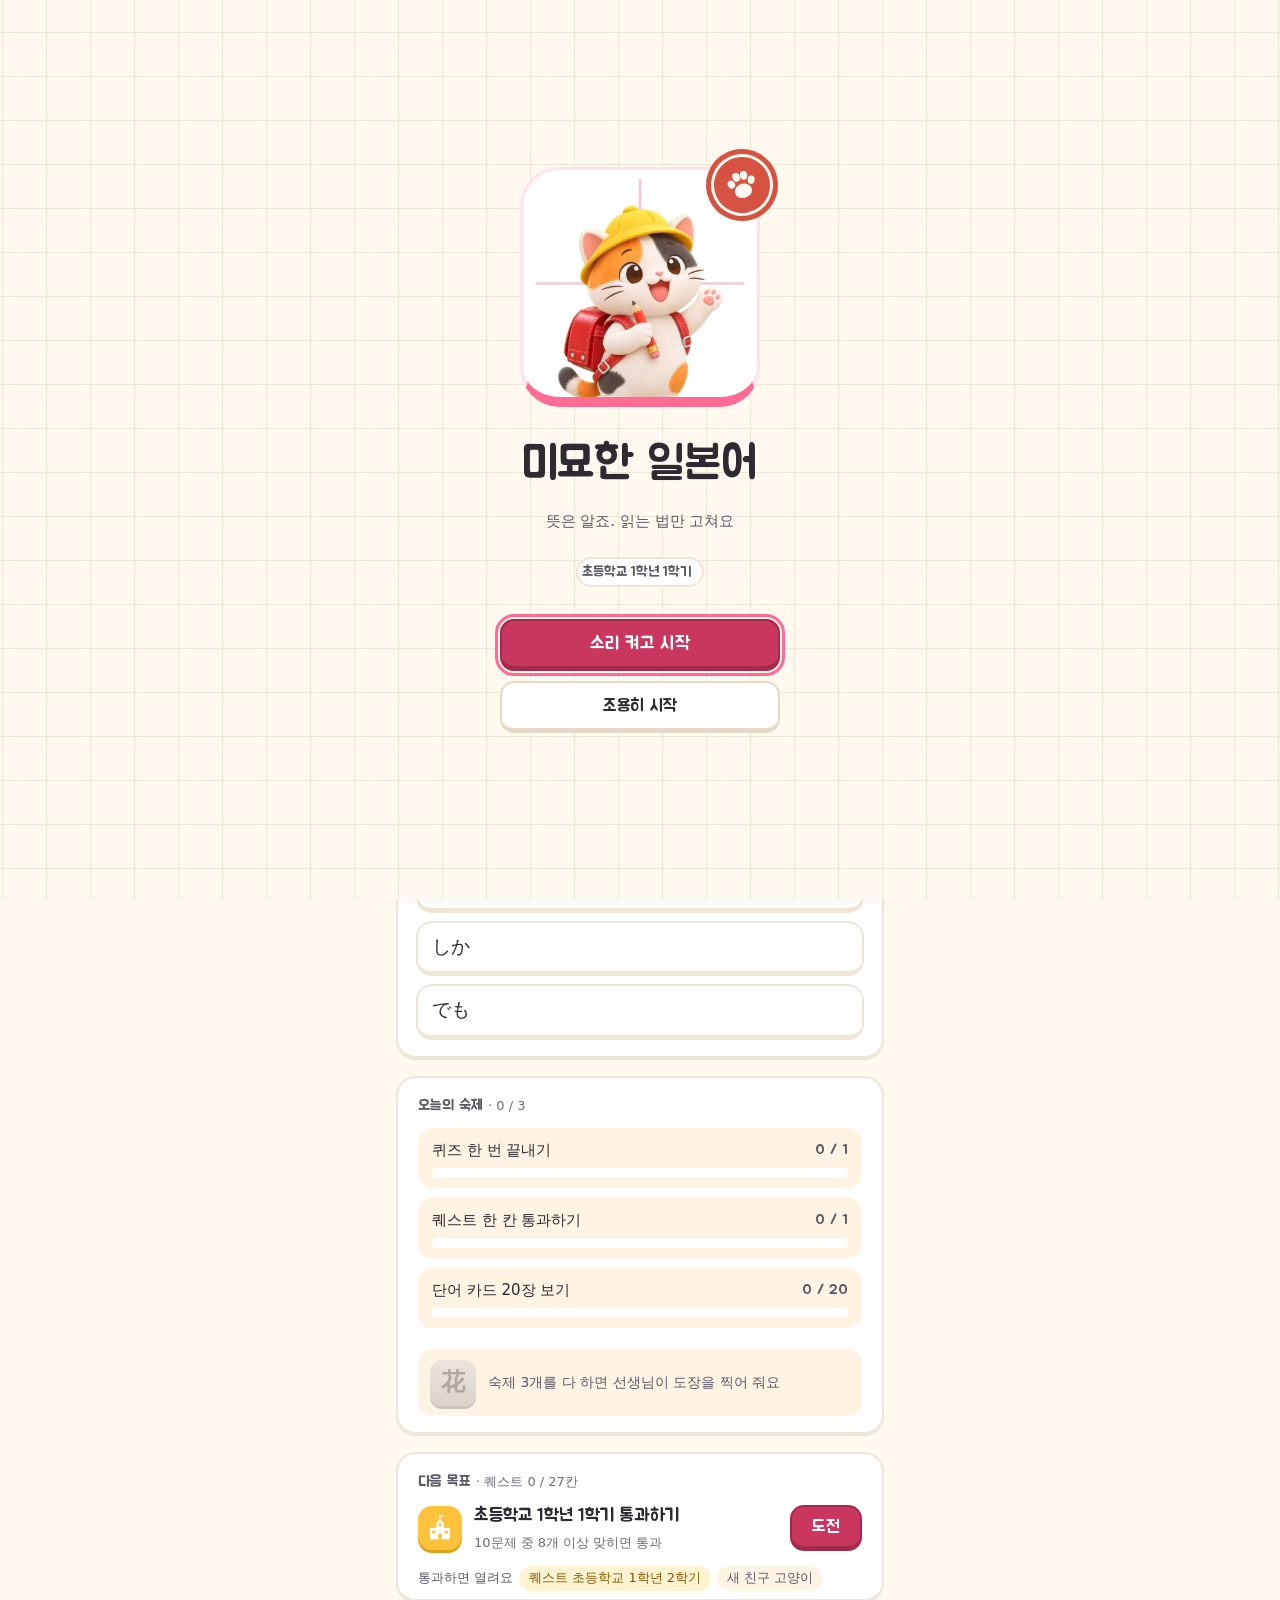
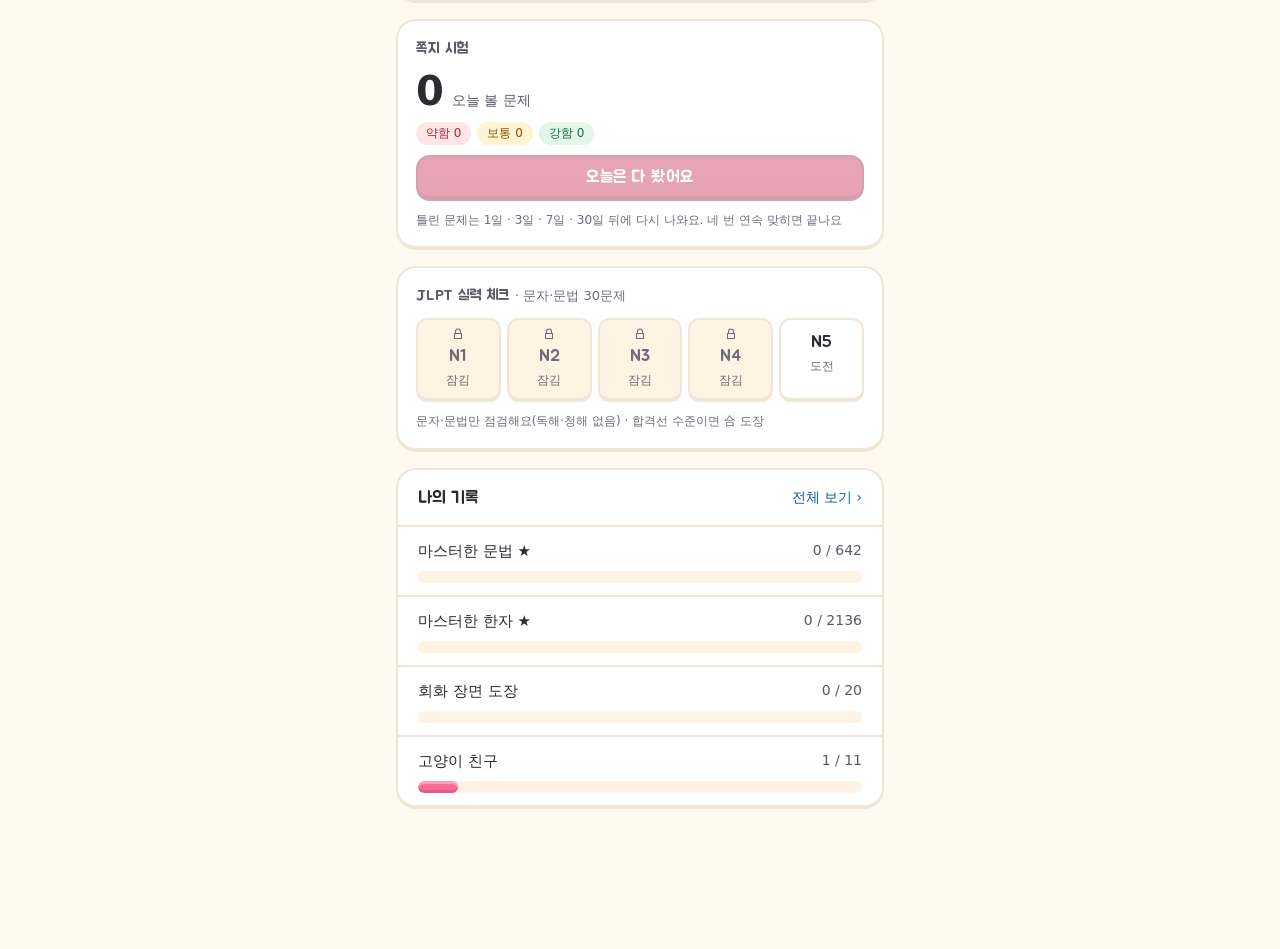
<file: index.html>
<!doctype html>
<html lang="ko">
<head>
<meta charset="utf-8">
<meta name="viewport" content="width=device-width, initial-scale=1, viewport-fit=cover">
<title>미묘한 일본어</title>
<meta name="robots" content="noindex, nofollow">
<link rel="manifest" href="manifest.webmanifest">
<link rel="apple-touch-icon" href="icons/icon-180.png">
<meta name="apple-mobile-web-app-capable" content="yes">
<meta name="mobile-web-app-capable" content="yes">
<meta name="apple-mobile-web-app-title" content="미묘">
<meta name="apple-mobile-web-app-status-bar-style" content="default">
<meta name="theme-color" content="#ffffff">
<link rel="stylesheet" href="fonts/jua.css">
<link rel="stylesheet" href="style.css">
</head>
<body>
<header class="top">
  <button class="brand" data-go="home"><span class="mark paw" aria-hidden="true"><svg viewBox="0 0 24 24"><ellipse cx="12" cy="15.6" rx="5.2" ry="4.3"/><ellipse cx="5.9" cy="10.2" rx="2.1" ry="2.5" transform="rotate(-18 5.9 10.2)"/><ellipse cx="9.7" cy="6.6" rx="2.2" ry="2.7" transform="rotate(-6 9.7 6.6)"/><ellipse cx="14.3" cy="6.6" rx="2.2" ry="2.7" transform="rotate(6 14.3 6.6)"/><ellipse cx="18.1" cy="10.2" rx="2.1" ry="2.5" transform="rotate(18 18.1 10.2)"/></svg></span>미묘한 일본어</button>
  <div class="topright"><span class="xpbadge" id="xp"></span><button class="mebtn" data-go="me" aria-label="내 정보 · 설정"><svg class="icon" viewBox="0 0 24 24" aria-hidden="true"><path d="M12 12a4 4 0 1 0 0-8 4 4 0 0 0 0 8Z M4 21c1.2-4 4.3-6 8-6s6.8 2 8 6"/></svg></button></div>
</header>
<main id="app"></main>
<nav class="tabbar" aria-label="메뉴">
  <button data-go="home"><svg class="icon" viewBox="0 0 24 24" aria-hidden="true"><path d="M3 11.5 12 4l9 7.5 M5.5 9.5V20h13V9.5 M10 20v-5h4v5"/></svg><span>홈</span></button>
  <button data-go="quiz"><svg class="icon" viewBox="0 0 24 24" aria-hidden="true"><path d="M5 21V4 M5 4h11l-2 4 2 4H5"/></svg><span>퀘스트</span></button>
  <button data-go="cards"><svg class="icon" viewBox="0 0 24 24" aria-hidden="true"><path d="M4 5.5A1.5 1.5 0 0 1 5.5 4H11v16H5.5A1.5 1.5 0 0 1 4 18.5z M13 4h5.5A1.5 1.5 0 0 1 20 5.5v13a1.5 1.5 0 0 1-1.5 1.5H13z"/></svg><span>단어·한자</span></button>
  <button data-go="grammar"><svg class="icon" viewBox="0 0 24 24" aria-hidden="true"><path d="M8 6h12 M8 12h12 M8 18h12 M4 6h.01 M4 12h.01 M4 18h.01"/></svg><span>문법</span></button>
  <button data-go="talk"><svg class="icon" viewBox="0 0 24 24" aria-hidden="true"><path d="M20 12a7 7 0 0 1-10.4 6.1L4 20l1.6-4.7A7 7 0 1 1 20 12Z"/></svg><span>회화</span></button>
</nav>

<script src="data/words.js"></script>
<script src="data/adjectives.js"></script>
<script src="data/nouns.js"></script>
<script src="data/kanji.js"></script>
<script src="data/highkanji.js"></script>
<script src="data/grammar.js"></script>
<script src="data/grammarq.js"></script>
<script src="data/talk.js"></script>
<script src="data/ono.js"></script>
<script src="data/talkq.js"></script>
<script src="data/numbers.js"></script>
<script src="conjugate.js"></script>
<script src="quiz.js"></script>
<script src="level.js"></script>
<script src="app.js"></script>
</body>
</html>
</file>
<file: fonts/jua.css>
@font-face {
  font-family: 'Jua';
  font-style: normal;
  font-weight: 400;
  font-display: block;
  src: url(jua/2.woff2) format('woff2');
  unicode-range: U+d723-d728, U+d72a-d733, U+d735-d748, U+d74a-d74f, U+d752-d753, U+d755-d757, U+d75a-d75f, U+d762-d764, U+d766-d768, U+d76a-d76b, U+d76d-d76f, U+d771-d787, U+d789-d78b, U+d78d-d78f, U+d791-d797, U+d79a, U+d79c, U+d79e-d7a3, U+f900-f909, U+f90b-f92e;
}
@font-face {
  font-family: 'Jua';
  font-style: normal;
  font-weight: 400;
  font-display: block;
  src: url(jua/3.woff2) format('woff2');
  unicode-range: U+d679-d68b, U+d68e-d69e, U+d6a0, U+d6a2-d6a7, U+d6a9-d6c3, U+d6c6-d6c7, U+d6c9-d6cb, U+d6cd-d6d3, U+d6d5-d6d6, U+d6d8-d6e3, U+d6e5-d6e7, U+d6e9-d6fb, U+d6fd-d717, U+d719-d71f, U+d721-d722;
}
@font-face {
  font-family: 'Jua';
  font-style: normal;
  font-weight: 400;
  font-display: block;
  src: url(jua/4.woff2) format('woff2');
  unicode-range: U+d5bc-d5c7, U+d5ca-d5cb, U+d5cd-d5cf, U+d5d1-d5d7, U+d5d9-d5da, U+d5dc, U+d5de-d5e3, U+d5e6-d5e7, U+d5e9-d5eb, U+d5ed-d5f6, U+d5f8, U+d5fa-d5ff, U+d602-d603, U+d605-d607, U+d609-d60f, U+d612-d613, U+d616-d61b, U+d61d-d637, U+d63a-d63b, U+d63d-d63f, U+d641-d647, U+d64a-d64c, U+d64e-d653, U+d656-d657, U+d659-d65b, U+d65d-d666, U+d668, U+d66a-d678;
}
@font-face {
  font-family: 'Jua';
  font-style: normal;
  font-weight: 400;
  font-display: block;
  src: url(jua/5.woff2) format('woff2');
  unicode-range: U+d507, U+d509-d50b, U+d50d-d513, U+d515-d53b, U+d53e-d53f, U+d541-d543, U+d545-d54c, U+d54e, U+d550, U+d552-d557, U+d55a-d55b, U+d55d-d55f, U+d561-d564, U+d566-d567, U+d56a, U+d56c, U+d56e-d573, U+d576-d577, U+d579-d583, U+d585-d586, U+d58a-d5a4, U+d5a6-d5bb;
}
@font-face {
  font-family: 'Jua';
  font-style: normal;
  font-weight: 400;
  font-display: block;
  src: url(jua/6.woff2) format('woff2');
  unicode-range: U+d464-d477, U+d47a-d47b, U+d47d-d47f, U+d481-d487, U+d489-d48a, U+d48c, U+d48e-d4e7, U+d4e9-d503, U+d505-d506;
}
@font-face {
  font-family: 'Jua';
  font-style: normal;
  font-weight: 400;
  font-display: block;
  src: url(jua/7.woff2) format('woff2');
  unicode-range: U+d3bf-d3c7, U+d3ca-d3cf, U+d3d1-d3eb, U+d3ee-d3ef, U+d3f1-d3f3, U+d3f5-d3fb, U+d3fd-d400, U+d402-d45b, U+d45d-d463;
}
@font-face {
  font-family: 'Jua';
  font-style: normal;
  font-weight: 400;
  font-display: block;
  src: url(jua/8.woff2) format('woff2');
  unicode-range: U+d2ff, U+d302-d304, U+d306-d30b, U+d30f, U+d311-d313, U+d315-d31b, U+d31e, U+d322-d324, U+d326-d327, U+d32a-d32b, U+d32d-d32f, U+d331-d337, U+d339-d33c, U+d33e-d37b, U+d37e-d37f, U+d381-d383, U+d385-d38b, U+d38e-d390, U+d392-d397, U+d39a-d39b, U+d39d-d39f, U+d3a1-d3a7, U+d3a9-d3aa, U+d3ac, U+d3ae-d3b3, U+d3b5-d3b7, U+d3b9-d3bb, U+d3bd-d3be;
}
@font-face {
  font-family: 'Jua';
  font-style: normal;
  font-weight: 400;
  font-display: block;
  src: url(jua/9.woff2) format('woff2');
  unicode-range: U+d257-d27f, U+d281-d29b, U+d29d-d29f, U+d2a1-d2ab, U+d2ad-d2b7, U+d2ba-d2bb, U+d2bd-d2bf, U+d2c1-d2c7, U+d2c9-d2ef, U+d2f2-d2f3, U+d2f5-d2f7, U+d2f9-d2fe;
}
@font-face {
  font-family: 'Jua';
  font-style: normal;
  font-weight: 400;
  font-display: block;
  src: url(jua/10.woff2) format('woff2');
  unicode-range: U+d1b4, U+d1b6-d1f3, U+d1f5-d22b, U+d22e-d22f, U+d231-d233, U+d235-d23b, U+d23d-d240, U+d242-d256;
}
@font-face {
  font-family: 'Jua';
  font-style: normal;
  font-weight: 400;
  font-display: block;
  src: url(jua/11.woff2) format('woff2');
  unicode-range: U+d105-d12f, U+d132-d133, U+d135-d137, U+d139-d13f, U+d141-d142, U+d144, U+d146-d14b, U+d14e-d14f, U+d151-d153, U+d155-d15b, U+d15e-d187, U+d189-d19f, U+d1a2-d1a3, U+d1a5-d1a7, U+d1a9-d1af, U+d1b2-d1b3;
}
@font-face {
  font-family: 'Jua';
  font-style: normal;
  font-weight: 400;
  font-display: block;
  src: url(jua/12.woff2) format('woff2');
  unicode-range: U+d04b-d04f, U+d051-d057, U+d059-d06b, U+d06d-d06f, U+d071-d073, U+d075-d07b, U+d07e-d0a3, U+d0a6-d0a7, U+d0a9-d0ab, U+d0ad-d0b3, U+d0b6, U+d0b8, U+d0ba-d0bf, U+d0c2-d0c3, U+d0c5-d0c7, U+d0c9-d0cf, U+d0d2, U+d0d6-d0db, U+d0de-d0df, U+d0e1-d0e3, U+d0e5-d0eb, U+d0ee-d0f0, U+d0f2-d104;
}
@font-face {
  font-family: 'Jua';
  font-style: normal;
  font-weight: 400;
  font-display: block;
  src: url(jua/13.woff2) format('woff2');
  unicode-range: U+cfa2-cfc3, U+cfc5-cfdf, U+cfe2-cfe3, U+cfe5-cfe7, U+cfe9-cff4, U+cff6-cffb, U+cffd-cfff, U+d001-d003, U+d005-d017, U+d019-d033, U+d036-d037, U+d039-d03b, U+d03d-d04a;
}
@font-face {
  font-family: 'Jua';
  font-style: normal;
  font-weight: 400;
  font-display: block;
  src: url(jua/14.woff2) format('woff2');
  unicode-range: U+cef0-cef3, U+cef6, U+cef9-ceff, U+cf01-cf03, U+cf05-cf07, U+cf09-cf0f, U+cf11-cf12, U+cf14-cf1b, U+cf1d-cf1f, U+cf21-cf2f, U+cf31-cf53, U+cf56-cf57, U+cf59-cf5b, U+cf5d-cf63, U+cf66, U+cf68, U+cf6a-cf6f, U+cf71-cf84, U+cf86-cf8b, U+cf8d-cfa1;
}
@font-face {
  font-family: 'Jua';
  font-style: normal;
  font-weight: 400;
  font-display: block;
  src: url(jua/15.woff2) format('woff2');
  unicode-range: U+ce3c-ce57, U+ce5a-ce5b, U+ce5d-ce5f, U+ce61-ce67, U+ce6a, U+ce6c, U+ce6e-ce73, U+ce76-ce77, U+ce79-ce7b, U+ce7d-ce83, U+ce85-ce88, U+ce8a-ce8f, U+ce91-ce93, U+ce95-ce97, U+ce99-ce9f, U+cea2, U+cea4-ceab, U+cead-cee3, U+cee6-cee7, U+cee9-ceeb, U+ceed-ceef;
}
@font-face {
  font-family: 'Jua';
  font-style: normal;
  font-weight: 400;
  font-display: block;
  src: url(jua/16.woff2) format('woff2');
  unicode-range: U+cd92-cd93, U+cd96-cd97, U+cd99-cd9b, U+cd9d-cda3, U+cda6-cda8, U+cdaa-cdaf, U+cdb1-cdc3, U+cdc5-cdcb, U+cdcd-cde7, U+cde9-ce03, U+ce05-ce1f, U+ce22-ce34, U+ce36-ce3b;
}
@font-face {
  font-family: 'Jua';
  font-style: normal;
  font-weight: 400;
  font-display: block;
  src: url(jua/17.woff2) format('woff2');
  unicode-range: U+ccef-cd07, U+cd0a-cd0b, U+cd0d-cd1a, U+cd1c, U+cd1e-cd2b, U+cd2d-cd5b, U+cd5d-cd77, U+cd79-cd91;
}
@font-face {
  font-family: 'Jua';
  font-style: normal;
  font-weight: 400;
  font-display: block;
  src: url(jua/18.woff2) format('woff2');
  unicode-range: U+cc3f-cc43, U+cc46-cc47, U+cc49-cc4b, U+cc4d-cc53, U+cc55-cc58, U+cc5a-cc5f, U+cc61-cc97, U+cc9a-cc9b, U+cc9d-cc9f, U+cca1-cca7, U+ccaa, U+ccac, U+ccae-ccb3, U+ccb6-ccb7, U+ccb9-ccbb, U+ccbd-cccf, U+ccd1-cce3, U+cce5-ccee;
}
@font-face {
  font-family: 'Jua';
  font-style: normal;
  font-weight: 400;
  font-display: block;
  src: url(jua/19.woff2) format('woff2');
  unicode-range: U+cb91-cbd3, U+cbd5-cbe3, U+cbe5-cc0b, U+cc0e-cc0f, U+cc11-cc13, U+cc15-cc1b, U+cc1d-cc20, U+cc23-cc27, U+cc2a-cc2b, U+cc2d, U+cc2f, U+cc31-cc37, U+cc3a, U+cc3c;
}
@font-face {
  font-family: 'Jua';
  font-style: normal;
  font-weight: 400;
  font-display: block;
  src: url(jua/20.woff2) format('woff2');
  unicode-range: U+caf4-cb47, U+cb4a-cb90;
}
@font-face {
  font-family: 'Jua';
  font-style: normal;
  font-weight: 400;
  font-display: block;
  src: url(jua/21.woff2) format('woff2');
  unicode-range: U+ca4a-ca4b, U+ca4e-ca4f, U+ca51-ca53, U+ca55-ca5b, U+ca5d-ca60, U+ca62-ca83, U+ca85-cabb, U+cabe-cabf, U+cac1-cac3, U+cac5-cacb, U+cacd-cad0, U+cad2, U+cad4-cad8, U+cada-caf3;
}
@font-face {
  font-family: 'Jua';
  font-style: normal;
  font-weight: 400;
  font-display: block;
  src: url(jua/22.woff2) format('woff2');
  unicode-range: U+c996-c997, U+c99a-c99c, U+c99e-c9bf, U+c9c2-c9c3, U+c9c5-c9c7, U+c9c9-c9cf, U+c9d2, U+c9d4, U+c9d7-c9d8, U+c9db, U+c9de-c9df, U+c9e1-c9e3, U+c9e5-c9e6, U+c9e8-c9eb, U+c9ee-c9f0, U+c9f2-c9f7, U+c9f9-ca0b, U+ca0d-ca28, U+ca2a-ca49;
}
@font-face {
  font-family: 'Jua';
  font-style: normal;
  font-weight: 400;
  font-display: block;
  src: url(jua/23.woff2) format('woff2');
  unicode-range: U+c8e9-c8f4, U+c8f6-c8fb, U+c8fe-c8ff, U+c901-c903, U+c905-c90b, U+c90e-c910, U+c912-c917, U+c919-c92b, U+c92d-c94f, U+c951-c953, U+c955-c96b, U+c96d-c973, U+c975-c987, U+c98a-c98b, U+c98d-c98f, U+c991-c995;
}
@font-face {
  font-family: 'Jua';
  font-style: normal;
  font-weight: 400;
  font-display: block;
  src: url(jua/24.woff2) format('woff2');
  unicode-range: U+c841-c84b, U+c84d-c86f, U+c872-c873, U+c875-c877, U+c879-c87f, U+c882-c884, U+c887-c88a, U+c88d-c8c3, U+c8c5-c8df, U+c8e1-c8e8;
}
@font-face {
  font-family: 'Jua';
  font-style: normal;
  font-weight: 400;
  font-display: block;
  src: url(jua/25.woff2) format('woff2');
  unicode-range: U+c779-c77b, U+c77e-c782, U+c786, U+c78b, U+c78d, U+c78f, U+c792-c793, U+c795, U+c797, U+c799-c79f, U+c7a2, U+c7a7-c7ab, U+c7ae-c7bb, U+c7bd-c7c0, U+c7c2-c7c7, U+c7c9-c7dc, U+c7de-c7ff, U+c802-c803, U+c805-c807, U+c809, U+c80b-c80f, U+c812, U+c814, U+c817-c81b, U+c81e-c81f, U+c821-c823, U+c825-c82e, U+c830-c837, U+c839-c83b, U+c83d-c840;
}
@font-face {
  font-family: 'Jua';
  font-style: normal;
  font-weight: 400;
  font-display: block;
  src: url(jua/26.woff2) format('woff2');
  unicode-range: U+c6bb-c6bf, U+c6c2, U+c6c4, U+c6c6-c6cb, U+c6ce-c6cf, U+c6d1-c6d3, U+c6d5-c6db, U+c6dd-c6df, U+c6e1-c6e7, U+c6e9-c6eb, U+c6ed-c6ef, U+c6f1-c6f8, U+c6fa-c703, U+c705-c707, U+c709-c70b, U+c70d-c716, U+c718, U+c71a-c71f, U+c722-c723, U+c725-c727, U+c729-c734, U+c736-c73b, U+c73e-c73f, U+c741-c743, U+c745-c74b, U+c74e-c750, U+c752-c757, U+c759-c773, U+c776-c777;
}
@font-face {
  font-family: 'Jua';
  font-style: normal;
  font-weight: 400;
  font-display: block;
  src: url(jua/27.woff2) format('woff2');
  unicode-range: U+c5f5-c5fb, U+c5fe, U+c602-c605, U+c607, U+c609-c60f, U+c611-c61a, U+c61c-c623, U+c626-c627, U+c629-c62b, U+c62d, U+c62f-c632, U+c636, U+c638, U+c63a-c63f, U+c642-c643, U+c645-c647, U+c649-c652, U+c656-c65b, U+c65d-c65f, U+c661-c663, U+c665-c677, U+c679-c67b, U+c67d-c693, U+c696-c697, U+c699-c69b, U+c69d-c6a3, U+c6a6, U+c6a8, U+c6aa-c6af, U+c6b2-c6b3, U+c6b5-c6b7, U+c6b9-c6ba;
}
@font-face {
  font-family: 'Jua';
  font-style: normal;
  font-weight: 400;
  font-display: block;
  src: url(jua/28.woff2) format('woff2');
  unicode-range: U+c517-c527, U+c52a-c52b, U+c52d-c52f, U+c531-c538, U+c53a, U+c53c, U+c53e-c543, U+c546-c547, U+c54b, U+c54d-c552, U+c556, U+c55a-c55b, U+c55d, U+c55f, U+c562-c563, U+c565-c567, U+c569-c56f, U+c572, U+c574, U+c576-c57b, U+c57e-c57f, U+c581-c583, U+c585-c586, U+c588-c58b, U+c58e, U+c590, U+c592-c596, U+c599-c5b3, U+c5b6-c5b7, U+c5ba, U+c5be-c5c3, U+c5ca-c5cb, U+c5cd, U+c5cf, U+c5d2-c5d3, U+c5d5-c5d7, U+c5d9-c5df, U+c5e1-c5e2, U+c5e4, U+c5e6-c5eb, U+c5ef, U+c5f1-c5f3;
}
@font-face {
  font-family: 'Jua';
  font-style: normal;
  font-weight: 400;
  font-display: block;
  src: url(jua/29.woff2) format('woff2');
  unicode-range: U+c475-c4ef, U+c4f2-c4f3, U+c4f5-c4f7, U+c4f9-c4ff, U+c502-c50b, U+c50d-c516;
}
@font-face {
  font-family: 'Jua';
  font-style: normal;
  font-weight: 400;
  font-display: block;
  src: url(jua/30.woff2) format('woff2');
  unicode-range: U+c3d0-c3d7, U+c3da-c3db, U+c3dd-c3de, U+c3e1-c3ec, U+c3ee-c3f3, U+c3f5-c42b, U+c42d-c463, U+c466-c474;
}
@font-face {
  font-family: 'Jua';
  font-style: normal;
  font-weight: 400;
  font-display: block;
  src: url(jua/31.woff2) format('woff2');
  unicode-range: U+c32b-c367, U+c36a-c36b, U+c36d-c36f, U+c371-c377, U+c37a-c37b, U+c37e-c383, U+c385-c387, U+c389-c3cf;
}
@font-face {
  font-family: 'Jua';
  font-style: normal;
  font-weight: 400;
  font-display: block;
  src: url(jua/32.woff2) format('woff2');
  unicode-range: U+c26a-c26b, U+c26d-c26f, U+c271-c273, U+c275-c27b, U+c27e-c287, U+c289-c28f, U+c291-c297, U+c299-c29a, U+c29c-c2a3, U+c2a5-c2a7, U+c2a9-c2ab, U+c2ad-c2b3, U+c2b6, U+c2b8, U+c2ba-c2bb, U+c2bd-c2db, U+c2de-c2df, U+c2e1-c2e2, U+c2e5-c2ea, U+c2ee, U+c2f0, U+c2f2-c2f5, U+c2f7, U+c2fa-c2fb, U+c2fd-c2ff, U+c301-c307, U+c309-c30c, U+c30e-c312, U+c315-c323, U+c325-c328, U+c32a;
}
@font-face {
  font-family: 'Jua';
  font-style: normal;
  font-weight: 400;
  font-display: block;
  src: url(jua/33.woff2) format('woff2');
  unicode-range: U+c1bc-c1c3, U+c1c5-c1df, U+c1e1-c1fb, U+c1fd-c203, U+c205-c20c, U+c20e, U+c210-c217, U+c21a-c21b, U+c21d-c21e, U+c221-c227, U+c229-c22a, U+c22c, U+c22e, U+c230, U+c233-c24f, U+c251-c257, U+c259-c269;
}
@font-face {
  font-family: 'Jua';
  font-style: normal;
  font-weight: 400;
  font-display: block;
  src: url(jua/34.woff2) format('woff2');
  unicode-range: U+c101-c11b, U+c11f, U+c121-c123, U+c125-c12b, U+c12e, U+c132-c137, U+c13a-c13b, U+c13d-c13f, U+c141-c147, U+c14a, U+c14c-c153, U+c155-c157, U+c159-c15b, U+c15d-c166, U+c169-c16f, U+c171-c177, U+c179-c18b, U+c18e-c18f, U+c191-c193, U+c195-c19b, U+c19d-c19e, U+c1a0, U+c1a2-c1a4, U+c1a6-c1bb;
}
@font-face {
  font-family: 'Jua';
  font-style: normal;
  font-weight: 400;
  font-display: block;
  src: url(jua/35.woff2) format('woff2');
  unicode-range: U+c049-c057, U+c059-c05b, U+c05d-c05f, U+c061-c067, U+c069-c08f, U+c091-c0ab, U+c0ae-c0af, U+c0b1-c0b3, U+c0b5, U+c0b7-c0bb, U+c0be, U+c0c2-c0c7, U+c0ca-c0cb, U+c0cd-c0cf, U+c0d1-c0d7, U+c0d9-c0da, U+c0dc, U+c0de-c0e3, U+c0e5-c0eb, U+c0ed-c0f3, U+c0f6, U+c0f8, U+c0fa-c0ff;
}
@font-face {
  font-family: 'Jua';
  font-style: normal;
  font-weight: 400;
  font-display: block;
  src: url(jua/36.woff2) format('woff2');
  unicode-range: U+bfa7-bfaf, U+bfb1-bfc4, U+bfc6-bfcb, U+bfce-bfcf, U+bfd1-bfd3, U+bfd5-bfdb, U+bfdd-c048;
}
@font-face {
  font-family: 'Jua';
  font-style: normal;
  font-weight: 400;
  font-display: block;
  src: url(jua/37.woff2) format('woff2');
  unicode-range: U+bf07, U+bf09-bf3f, U+bf41-bf4f, U+bf52-bf54, U+bf56-bfa6;
}
@font-face {
  font-family: 'Jua';
  font-style: normal;
  font-weight: 400;
  font-display: block;
  src: url(jua/38.woff2) format('woff2');
  unicode-range: U+be56, U+be58, U+be5c-be5f, U+be62-be63, U+be65-be67, U+be69-be74, U+be76-be7b, U+be7e-be7f, U+be81-be8e, U+be90, U+be92-bea7, U+bea9-becf, U+bed2-bed3, U+bed5-bed6, U+bed9-bee3, U+bee6-bf06;
}
@font-face {
  font-family: 'Jua';
  font-style: normal;
  font-weight: 400;
  font-display: block;
  src: url(jua/39.woff2) format('woff2');
  unicode-range: U+bdb0-bdd3, U+bdd5-bdef, U+bdf1-be0b, U+be0d-be0f, U+be11-be13, U+be15-be43, U+be46-be47, U+be49-be4b, U+be4d-be53;
}
@font-face {
  font-family: 'Jua';
  font-style: normal;
  font-weight: 400;
  font-display: block;
  src: url(jua/40.woff2) format('woff2');
  unicode-range: U+bd03, U+bd06, U+bd08, U+bd0a-bd0f, U+bd11-bd22, U+bd25-bd47, U+bd49-bd58, U+bd5a-bd7f, U+bd82-bd83, U+bd85-bd87, U+bd8a-bd8f, U+bd91-bd92, U+bd94, U+bd96-bd98, U+bd9a-bdaf;
}
@font-face {
  font-family: 'Jua';
  font-style: normal;
  font-weight: 400;
  font-display: block;
  src: url(jua/41.woff2) format('woff2');
  unicode-range: U+bc4e-bc83, U+bc86-bc87, U+bc89-bc8b, U+bc8d-bc93, U+bc96, U+bc98, U+bc9b-bc9f, U+bca2-bca3, U+bca5-bca7, U+bca9-bcb2, U+bcb4-bcbb, U+bcbe-bcbf, U+bcc1-bcc3, U+bcc5-bccc, U+bcce-bcd0, U+bcd2-bcd4, U+bcd6-bcf3, U+bcf7, U+bcf9-bcfb, U+bcfd-bd02;
}
@font-face {
  font-family: 'Jua';
  font-style: normal;
  font-weight: 400;
  font-display: block;
  src: url(jua/42.woff2) format('woff2');
  unicode-range: U+bb90-bba3, U+bba5-bbab, U+bbad-bbbf, U+bbc1-bbf7, U+bbfa-bbfb, U+bbfd-bbfe, U+bc01-bc07, U+bc09-bc0a, U+bc0e, U+bc10, U+bc12-bc13, U+bc17, U+bc19-bc1a, U+bc1e, U+bc20-bc23, U+bc26, U+bc28, U+bc2a-bc2c, U+bc2e-bc2f, U+bc32-bc33, U+bc35-bc37, U+bc39-bc3f, U+bc41-bc42, U+bc44, U+bc46-bc48, U+bc4a-bc4d;
}
@font-face {
  font-family: 'Jua';
  font-style: normal;
  font-weight: 400;
  font-display: block;
  src: url(jua/43.woff2) format('woff2');
  unicode-range: U+bae6-bafb, U+bafd-bb17, U+bb19-bb33, U+bb37, U+bb39-bb3a, U+bb3d-bb43, U+bb45-bb46, U+bb48, U+bb4a-bb4f, U+bb51-bb53, U+bb55-bb57, U+bb59-bb62, U+bb64-bb8f;
}
@font-face {
  font-family: 'Jua';
  font-style: normal;
  font-weight: 400;
  font-display: block;
  src: url(jua/44.woff2) format('woff2');
  unicode-range: U+ba30-ba37, U+ba3a-ba3b, U+ba3d-ba3f, U+ba41-ba47, U+ba49-ba4a, U+ba4c, U+ba4e-ba53, U+ba56-ba57, U+ba59-ba5b, U+ba5d-ba63, U+ba65-ba66, U+ba68-ba6f, U+ba71-ba73, U+ba75-ba77, U+ba79-ba84, U+ba86, U+ba88-baa7, U+baaa, U+baad-baaf, U+bab1-bab7, U+baba, U+babc, U+babe-bae5;
}
@font-face {
  font-family: 'Jua';
  font-style: normal;
  font-weight: 400;
  font-display: block;
  src: url(jua/45.woff2) format('woff2');
  unicode-range: U+b96e-b973, U+b976-b977, U+b979-b97b, U+b97d-b983, U+b986, U+b988, U+b98a-b98d, U+b98f-b9ab, U+b9ae-b9af, U+b9b1-b9b3, U+b9b5-b9bb, U+b9be, U+b9c0, U+b9c2-b9c7, U+b9ca-b9cb, U+b9cd, U+b9d2-b9d7, U+b9da, U+b9dc, U+b9df-b9e0, U+b9e2, U+b9e6-b9e7, U+b9e9-b9f3, U+b9f6, U+b9f8, U+b9fb-ba2f;
}
@font-face {
  font-family: 'Jua';
  font-style: normal;
  font-weight: 400;
  font-display: block;
  src: url(jua/46.woff2) format('woff2');
  unicode-range: U+b8bf-b8cb, U+b8cd-b8e0, U+b8e2-b8e7, U+b8ea-b8eb, U+b8ed-b8ef, U+b8f1-b8f7, U+b8fa, U+b8fc, U+b8fe-b903, U+b905-b917, U+b919-b91f, U+b921-b93b, U+b93d-b957, U+b95a-b95b, U+b95d-b95f, U+b961-b967, U+b969-b96c;
}
@font-face {
  font-family: 'Jua';
  font-style: normal;
  font-weight: 400;
  font-display: block;
  src: url(jua/47.woff2) format('woff2');
  unicode-range: U+b80d-b80f, U+b811-b817, U+b81a, U+b81c-b823, U+b826-b827, U+b829-b82b, U+b82d-b833, U+b836, U+b83a-b83f, U+b841-b85b, U+b85e-b85f, U+b861-b863, U+b865-b86b, U+b86e, U+b870, U+b872-b8af, U+b8b1-b8be;
}
@font-face {
  font-family: 'Jua';
  font-style: normal;
  font-weight: 400;
  font-display: block;
  src: url(jua/48.woff2) format('woff2');
  unicode-range: U+b74d-b75f, U+b761-b763, U+b765-b774, U+b776-b77b, U+b77e-b77f, U+b781-b783, U+b785-b78b, U+b78e, U+b792-b796, U+b79a-b79b, U+b79d-b7a7, U+b7aa, U+b7ae-b7b3, U+b7b6-b7c8, U+b7ca-b7eb, U+b7ee-b7ef, U+b7f1-b7f3, U+b7f5-b7fb, U+b7fe, U+b802-b806, U+b80a-b80b;
}
@font-face {
  font-family: 'Jua';
  font-style: normal;
  font-weight: 400;
  font-display: block;
  src: url(jua/49.woff2) format('woff2');
  unicode-range: U+b6a7-b6aa, U+b6ac-b6b0, U+b6b2-b6ef, U+b6f1-b727, U+b72a-b72b, U+b72d-b72e, U+b731-b737, U+b739-b73a, U+b73c-b743, U+b745-b74c;
}
@font-face {
  font-family: 'Jua';
  font-style: normal;
  font-weight: 400;
  font-display: block;
  src: url(jua/50.woff2) format('woff2');
  unicode-range: U+b605-b60f, U+b612-b617, U+b619-b624, U+b626-b69b, U+b69e-b6a3, U+b6a5-b6a6;
}
@font-face {
  font-family: 'Jua';
  font-style: normal;
  font-weight: 400;
  font-display: block;
  src: url(jua/51.woff2) format('woff2');
  unicode-range: U+b55f, U+b562-b583, U+b585-b59f, U+b5a2-b5a3, U+b5a5-b5a7, U+b5a9-b5b2, U+b5b5-b5ba, U+b5bd-b604;
}
@font-face {
  font-family: 'Jua';
  font-style: normal;
  font-weight: 400;
  font-display: block;
  src: url(jua/52.woff2) format('woff2');
  unicode-range: U+b4a5-b4b6, U+b4b8-b4bf, U+b4c1-b4c7, U+b4c9-b4db, U+b4de-b4df, U+b4e1-b4e2, U+b4e5-b4eb, U+b4ee, U+b4f0, U+b4f2-b513, U+b516-b517, U+b519-b51a, U+b51d-b523, U+b526, U+b528, U+b52b-b52f, U+b532-b533, U+b535-b537, U+b539-b53f, U+b541-b544, U+b546-b54b, U+b54d-b54f, U+b551-b55b, U+b55d-b55e;
}
@font-face {
  font-family: 'Jua';
  font-style: normal;
  font-weight: 400;
  font-display: block;
  src: url(jua/53.woff2) format('woff2');
  unicode-range: U+b3f8-b3fb, U+b3fd-b40f, U+b411-b417, U+b419-b41b, U+b41d-b41f, U+b421-b427, U+b42a-b42b, U+b42d-b44f, U+b452-b453, U+b455-b457, U+b459-b45f, U+b462-b464, U+b466-b46b, U+b46d-b47f, U+b481-b4a3;
}
@font-face {
  font-family: 'Jua';
  font-style: normal;
  font-weight: 400;
  font-display: block;
  src: url(jua/54.woff2) format('woff2');
  unicode-range: U+b342-b353, U+b356-b357, U+b359-b35b, U+b35d-b35e, U+b360-b363, U+b366, U+b368, U+b36a-b36d, U+b36f, U+b372-b373, U+b375-b377, U+b379-b37f, U+b381-b382, U+b384, U+b386-b38b, U+b38d-b3c3, U+b3c6-b3c7, U+b3c9-b3ca, U+b3cd-b3d3, U+b3d6, U+b3d8, U+b3da-b3f7;
}
@font-face {
  font-family: 'Jua';
  font-style: normal;
  font-weight: 400;
  font-display: block;
  src: url(jua/55.woff2) format('woff2');
  unicode-range: U+b27c-b283, U+b285-b28f, U+b292-b293, U+b295-b297, U+b29a-b29f, U+b2a1-b2a4, U+b2a7-b2a9, U+b2ab, U+b2ad-b2c7, U+b2ca-b2cb, U+b2cd-b2cf, U+b2d1-b2d7, U+b2da, U+b2dc, U+b2de-b2e3, U+b2e7, U+b2e9-b2ea, U+b2ef-b2f3, U+b2f6, U+b2f8, U+b2fa-b2fb, U+b2fd-b2fe, U+b302-b303, U+b305-b307, U+b309-b30f, U+b312, U+b316-b31b, U+b31d-b341;
}
@font-face {
  font-family: 'Jua';
  font-style: normal;
  font-weight: 400;
  font-display: block;
  src: url(jua/56.woff2) format('woff2');
  unicode-range: U+b1d6-b1e7, U+b1e9-b1fc, U+b1fe-b203, U+b206-b207, U+b209-b20b, U+b20d-b213, U+b216-b21f, U+b221-b257, U+b259-b273, U+b275-b27b;
}
@font-face {
  font-family: 'Jua';
  font-style: normal;
  font-weight: 400;
  font-display: block;
  src: url(jua/57.woff2) format('woff2');
  unicode-range: U+b120-b122, U+b126-b127, U+b129-b12b, U+b12d-b133, U+b136, U+b138, U+b13a-b13f, U+b142-b143, U+b145-b14f, U+b151-b153, U+b156-b157, U+b159-b177, U+b17a-b17b, U+b17d-b17f, U+b181-b187, U+b189-b18c, U+b18e-b191, U+b195-b1a7, U+b1a9-b1cb, U+b1cd-b1d5;
}
@font-face {
  font-family: 'Jua';
  font-style: normal;
  font-weight: 400;
  font-display: block;
  src: url(jua/58.woff2) format('woff2');
  unicode-range: U+b05f-b07b, U+b07e-b07f, U+b081-b083, U+b085-b08b, U+b08d-b097, U+b09b, U+b09d-b09f, U+b0a2-b0a7, U+b0aa, U+b0b0, U+b0b2, U+b0b6-b0b7, U+b0b9-b0bb, U+b0bd-b0c3, U+b0c6-b0c7, U+b0ca-b0cf, U+b0d1-b0df, U+b0e1-b0e4, U+b0e6-b107, U+b10a-b10b, U+b10d-b10f, U+b111-b112, U+b114-b117, U+b119-b11a, U+b11c-b11f;
}
@font-face {
  font-family: 'Jua';
  font-style: normal;
  font-weight: 400;
  font-display: block;
  src: url(jua/59.woff2) format('woff2');
  unicode-range: U+afac-afb7, U+afba-afbb, U+afbd-afbf, U+afc1-afc6, U+afca-afcc, U+afce-afd3, U+afd5-afe7, U+afe9-afef, U+aff1-b00b, U+b00d-b00f, U+b011-b013, U+b015-b01b, U+b01d-b027, U+b029-b043, U+b045-b047, U+b049, U+b04b, U+b04d-b052, U+b055-b056, U+b058-b05c, U+b05e;
}
@font-face {
  font-family: 'Jua';
  font-style: normal;
  font-weight: 400;
  font-display: block;
  src: url(jua/60.woff2) format('woff2');
  unicode-range: U+af03-af07, U+af09-af2b, U+af2e-af33, U+af35-af3b, U+af3e-af40, U+af44-af47, U+af4a-af5c, U+af5e-af63, U+af65-af7f, U+af81-afab;
}
@font-face {
  font-family: 'Jua';
  font-style: normal;
  font-weight: 400;
  font-display: block;
  src: url(jua/61.woff2) format('woff2');
  unicode-range: U+ae56-ae5b, U+ae5e-ae60, U+ae62-ae64, U+ae66-ae67, U+ae69-ae6b, U+ae6d-ae83, U+ae85-aebb, U+aebf, U+aec1-aec3, U+aec5-aecb, U+aece, U+aed0, U+aed2-aed7, U+aed9-aef3, U+aef5-af02;
}
@font-face {
  font-family: 'Jua';
  font-style: normal;
  font-weight: 400;
  font-display: block;
  src: url(jua/62.woff2) format('woff2');
  unicode-range: U+ad9c-ada3, U+ada5-adbf, U+adc1-adc3, U+adc5-adc7, U+adc9-add2, U+add4-addb, U+addd-addf, U+ade1-ade3, U+ade5-adf7, U+adfa-adfb, U+adfd-adff, U+ae02-ae07, U+ae0a, U+ae0c, U+ae0e-ae13, U+ae15-ae2f, U+ae31-ae33, U+ae35-ae37, U+ae39-ae3f, U+ae42, U+ae44, U+ae46-ae49, U+ae4b, U+ae4f, U+ae51-ae53, U+ae55;
}
@font-face {
  font-family: 'Jua';
  font-style: normal;
  font-weight: 400;
  font-display: block;
  src: url(jua/63.woff2) format('woff2');
  unicode-range: U+ace2-ace3, U+ace5-ace6, U+ace9-acef, U+acf2, U+acf4, U+acf7-acfb, U+acfe-acff, U+ad01-ad03, U+ad05-ad0b, U+ad0d-ad10, U+ad12-ad1b, U+ad1d-ad33, U+ad35-ad48, U+ad4a-ad4f, U+ad51-ad6b, U+ad6e-ad6f, U+ad71-ad72, U+ad77-ad7c, U+ad7e, U+ad80, U+ad82-ad87, U+ad89-ad8b, U+ad8d-ad8f, U+ad91-ad9b;
}
@font-face {
  font-family: 'Jua';
  font-style: normal;
  font-weight: 400;
  font-display: block;
  src: url(jua/64.woff2) format('woff2');
  unicode-range: U+ac25-ac2c, U+ac2e, U+ac30, U+ac32-ac37, U+ac39-ac3f, U+ac41-ac4c, U+ac4e-ac6f, U+ac72-ac73, U+ac75-ac76, U+ac79-ac7f, U+ac82, U+ac84-ac88, U+ac8a-ac8b, U+ac8d-ac8f, U+ac91-ac93, U+ac95-ac9b, U+ac9d-ac9e, U+aca1-aca7, U+acab, U+acad-acaf, U+acb1-acb7, U+acba-acbb, U+acbe-acc0, U+acc2-acc3, U+acc5-acdf;
}
@font-face {
  font-family: 'Jua';
  font-style: normal;
  font-weight: 400;
  font-display: block;
  src: url(jua/65.woff2) format('woff2');
  unicode-range: U+99df, U+99ed, U+99f1, U+99ff, U+9a01, U+9a08, U+9a0e-9a0f, U+9a19, U+9a2b, U+9a30, U+9a36-9a37, U+9a40, U+9a43, U+9a45, U+9a4d, U+9a55, U+9a57, U+9a5a-9a5b, U+9a5f, U+9a62, U+9a65, U+9a69-9a6a, U+9aa8, U+9ab8, U+9ad3, U+9ae5, U+9aee, U+9b1a, U+9b27, U+9b2a, U+9b31, U+9b3c, U+9b41-9b45, U+9b4f, U+9b54, U+9b5a, U+9b6f, U+9b8e, U+9b91, U+9b9f, U+9bab, U+9bae, U+9bc9, U+9bd6, U+9be4, U+9be8, U+9c0d, U+9c10, U+9c12, U+9c15, U+9c25, U+9c32, U+9c3b, U+9c47, U+9c49, U+9c57, U+9ce5, U+9ce7, U+9ce9, U+9cf3-9cf4, U+9cf6, U+9d09, U+9d1b, U+9d26, U+9d28, U+9d3b, U+9d51, U+9d5d, U+9d60-9d61, U+9d6c, U+9d72, U+9da9, U+9daf, U+9db4, U+9dc4, U+9dd7, U+9df2, U+9df8-9dfa, U+9e1a, U+9e1e, U+9e75, U+9e79, U+9e7d, U+9e7f, U+9e92-9e93, U+9e97, U+9e9d, U+9e9f, U+9ea5, U+9eb4-9eb5, U+9ebb, U+9ebe, U+9ec3, U+9ecd-9ece, U+9ed4, U+9ed8, U+9edb-9edc, U+9ede, U+9ee8, U+9ef4, U+9f07-9f08, U+9f0e, U+9f13, U+9f20, U+9f3b, U+9f4a-9f4b, U+9f4e, U+9f52, U+9f5f, U+9f61, U+9f67, U+9f6a, U+9f6c, U+9f77, U+9f8d, U+9f90, U+9f95, U+9f9c, U+ac02-ac03, U+ac05-ac06, U+ac09-ac0f, U+ac17-ac18, U+ac1b, U+ac1e-ac1f, U+ac21-ac23;
}
@font-face {
  font-family: 'Jua';
  font-style: normal;
  font-weight: 400;
  font-display: block;
  src: url(jua/94.woff2) format('woff2');
  unicode-range: U+3136, U+3138, U+313a-3140, U+3143-3144, U+3150, U+3152, U+3154-3156, U+3158-315b, U+315d-315f, U+3162, U+3164-318c, U+318e, U+3200-321b, U+3231, U+3239, U+3251-325a, U+3260-327b, U+327e-327f, U+328a-3290, U+3294, U+329e, U+32a5, U+3380-3384, U+3388-338b;
}
@font-face {
  font-family: 'Jua';
  font-style: normal;
  font-weight: 400;
  font-display: block;
  src: url(jua/95.woff2) format('woff2');
  unicode-range: U+2f7d, U+2f7f-2f8b, U+2f8e-2f90, U+2f92-2f97, U+2f99-2fa0, U+2fa2-2fa3, U+2fa5-2fa9, U+2fac-2fb1, U+2fb3-2fbc, U+2fc1-2fca, U+2fcd-2fd4, U+3003, U+3012-3019, U+301c, U+301e-3020, U+3036, U+3041, U+3043, U+3045, U+3047, U+3049, U+304e, U+3050, U+3052, U+3056, U+305a, U+305c, U+305e, U+3062, U+3065, U+306c, U+3070-307d, U+3080, U+3085, U+3087, U+308e, U+3090-3091, U+30a1, U+30a5, U+30a9, U+30ae, U+30b1-30b2, U+30b4, U+30b6, U+30bc-30be, U+30c2, U+30c5, U+30cc, U+30d2, U+30d4, U+30d8-30dd, U+30e4, U+30e6, U+30e8, U+30ee, U+30f0-30f2, U+30f4-30f6, U+3133, U+3135;
}
@font-face {
  font-family: 'Jua';
  font-style: normal;
  font-weight: 400;
  font-display: block;
  src: url(jua/100.woff2) format('woff2');
  unicode-range: U+e8, U+2da, U+2160, U+2194, U+3054, U+3058, U+306d, U+3086, U+308d, U+30ac, U+30bb, U+30c4, U+30cd-30ce, U+30e2, U+3132, U+3146, U+3149, U+339d, U+4e3b, U+4f0a, U+4fdd, U+4fe1, U+5409, U+540c, U+5834, U+592a-592b, U+5b9a, U+5dde, U+5e0c, U+5e73, U+5f0f, U+60f3, U+653f, U+661f, U+662f, U+667a, U+683c, U+6b4c, U+6c11, U+767c, U+76ee, U+76f4, U+77f3, U+79d1, U+7a7a, U+7b2c, U+7d22, U+8207, U+8a00, U+8a71, U+9280, U+9580, U+958b, U+96c6, U+9762, U+98df, U+9ed1, U+ac2d, U+adc8, U+add3, U+af48, U+b014, U+b134-b135, U+b158, U+b2aa, U+b35f, U+b6a4, U+b9cf, U+bb63, U+bd23, U+be91, U+c29b, U+c3f4, U+c42c, U+c55c, U+c573, U+c58f, U+c78c, U+c7dd, U+c8f5, U+cad1, U+cc48, U+cf10, U+cf20, U+d03c, U+d07d, U+d2a0, U+d30e, U+d38d, U+d3a8, U+d3c8, U+d5e5, U+d5f9, U+d6e4, U+f90a, U+ff02, U+ff1c;
}
@font-face {
  font-family: 'Jua';
  font-style: normal;
  font-weight: 400;
  font-display: block;
  src: url(jua/101.woff2) format('woff2');
  unicode-range: U+3b1, U+2466, U+25a1, U+25a3, U+261c, U+3008-3009, U+305b, U+305d, U+3069, U+30a7, U+30ba, U+30cf, U+30ef, U+3151, U+3157, U+4e4b, U+4e5f, U+4e8c, U+4eca, U+4ed6, U+4f5b, U+50cf, U+5149, U+5165, U+5171, U+5229, U+529b, U+5316, U+539f, U+53f2, U+571f, U+5728, U+58eb, U+591c, U+5b78, U+5c11, U+5c55, U+5ddd, U+5e02, U+5fb7, U+60c5, U+610f, U+611f, U+6625, U+66f8, U+6797, U+679c, U+682a, U+6d2a, U+706b, U+7406, U+767b, U+76f8, U+77e5, U+7acb, U+898b, U+8a69, U+8def, U+8fd1, U+901a, U+90e8, U+91cd, U+975e, U+ae14, U+ae6c, U+aec0, U+afc7, U+afc9, U+b01c, U+b028, U+b308, U+b311, U+b314, U+b31c, U+b524, U+b560, U+b764, U+b920, U+b9e3, U+bd48, U+be7d, U+c0db, U+c231, U+c270, U+c2e3, U+c37d, U+c3ed, U+c530, U+c6a5, U+c6dc, U+c7a4, U+c954, U+c974, U+d000, U+d565, U+d667, U+d6c5, U+d79d, U+ff1e;
}
@font-face {
  font-family: 'Jua';
  font-style: normal;
  font-weight: 400;
  font-display: block;
  src: url(jua/102.woff2) format('woff2');
  unicode-range: U+131, U+2032, U+2465, U+2642, U+3048, U+3051, U+3083-3084, U+308f, U+30c0, U+30d1, U+30d3, U+30d6, U+30df, U+30e7, U+3153, U+4e16, U+4e8b, U+4ee5, U+5206, U+52a0, U+52d5, U+53e4, U+53ef, U+54c1, U+57ce, U+597d, U+5b8c, U+5ea6, U+5f8c, U+5f97, U+6210, U+6240, U+624b, U+6728, U+6bd4, U+7236, U+7269, U+7279, U+738b, U+7528, U+7530, U+767e, U+798f, U+8005, U+8a18, U+90fd, U+91cc, U+9577, U+9593, U+98a8, U+ac20, U+acf6, U+ad90, U+af5d, U+af80, U+afcd, U+aff0, U+b0a1, U+b0b5, U+b1fd, U+b2fc, U+b380, U+b51b, U+b584, U+b5b3, U+b8fd, U+b93c, U+b9f4, U+bb44, U+bc08, U+bc27, U+bc49, U+be55, U+be64, U+bfb0, U+bfc5, U+c178, U+c21f, U+c314, U+c4f1, U+c58d, U+c664, U+c698, U+c6a7, U+c6c1, U+c9ed, U+cac0, U+cacc, U+cad9, U+ccb5, U+cdcc, U+d0e4, U+d143, U+d320, U+d330, U+d54d, U+ff06, U+ff1f, U+ff5e;
}
@font-face {
  font-family: 'Jua';
  font-style: normal;
  font-weight: 400;
  font-display: block;
  src: url(jua/103.woff2) format('woff2');
  unicode-range: U+b4, U+20a9, U+20ac, U+2190, U+24d8, U+2502, U+2514, U+2592, U+25c7-25c8, U+2663, U+3060, U+3064, U+3081, U+3088, U+30a3, U+30a6, U+30aa, U+30b5, U+30c7, U+30ca-30cb, U+30d0, U+30e3, U+30e5, U+339e, U+4e09, U+4eac, U+4f5c, U+5167-5168, U+516c, U+51fa, U+5408, U+540d, U+591a, U+5b57, U+6211, U+65b9, U+660e, U+6642, U+6700, U+6b63, U+6e2f, U+7063, U+7532, U+793e, U+81ea, U+8272, U+82b1, U+897f, U+8eca, U+91ce, U+ac38, U+ad76, U+ae84, U+aecc, U+b07d, U+b0b1, U+b215, U+b2a0, U+b310, U+b3d7, U+b52a, U+b618, U+b775, U+b797, U+bcd5, U+bd59, U+be80, U+bea8, U+bed1, U+bee4-bee5, U+c060, U+c2ef, U+c329, U+c3dc, U+c597, U+c5bd, U+c5e5, U+c69c, U+c9d6, U+ca29, U+ca5c, U+ca84, U+cc39, U+cc3b, U+ce89, U+cee5, U+cf65, U+cf85, U+d058, U+d145, U+d22d, U+d325, U+d37d, U+d3ad, U+d769, U+ff0c;
}
@font-face {
  font-family: 'Jua';
  font-style: normal;
  font-weight: 400;
  font-display: block;
  src: url(jua/104.woff2) format('woff2');
  unicode-range: U+2161, U+2228, U+2299, U+2464, U+2517, U+2640, U+3042, U+304a, U+3053, U+3061, U+307f, U+3082, U+308c, U+3092, U+30a8, U+30ab, U+30ad, U+30b0, U+30b3, U+30b7, U+30c1, U+30c6, U+30c9, U+30d5, U+30d7, U+30de, U+30e0-30e1, U+30ec-30ed, U+4e0b, U+4e0d, U+4ee3, U+53f0, U+548c, U+5b89, U+5bb6, U+5c0f, U+611b, U+6771, U+6aa2, U+6bcd, U+6c34, U+6cd5, U+6d77, U+767d, U+795e, U+8ecd, U+9999, U+9ad8, U+ac07, U+ac1a, U+ac40, U+ad0c, U+ad88, U+ada4, U+ae01, U+ae65, U+aebd, U+aec4, U+afe8, U+b139, U+b205, U+b383, U+b38c, U+b42c, U+b461, U+b55c, U+b78f, U+b8fb, U+b9f7, U+bafc, U+bc99, U+bed8, U+bfcd, U+c0bf, U+c0f9, U+c167, U+c204, U+c20f, U+c22f, U+c258, U+c298, U+c2bc, U+c388, U+c501, U+c50c, U+c5b9, U+c5ce, U+c641, U+c648, U+c73d, U+ca50, U+ca61, U+cc4c, U+ceac, U+d0d4, U+d5f7, U+d6d7, U+ff1a;
}
@font-face {
  font-family: 'Jua';
  font-style: normal;
  font-weight: 400;
  font-display: block;
  src: url(jua/105.woff2) format('woff2');
  unicode-range: U+2103, U+2463, U+25c6, U+25cb, U+266c, U+3001, U+300a, U+3046, U+304c-304d, U+304f, U+3055, U+3059, U+3063, U+3066-3068, U+306f, U+3089, U+30b8, U+30bf, U+314f, U+4e0a, U+570b, U+5730, U+5916, U+5929, U+5c71, U+5e74, U+5fc3, U+601d, U+6027, U+63d0, U+6709, U+6734, U+751f, U+7684, U+82f1, U+9053, U+91d1, U+97f3, U+ac2f, U+ac4d, U+adc4, U+ade4, U+ae41, U+ae4d-ae4e, U+aed1, U+afb9, U+b0e0, U+b299, U+b365, U+b46c, U+b480, U+b4c8, U+b7b4, U+b819, U+b918, U+baab, U+bab9, U+be8f, U+bed7, U+c0ec, U+c19f, U+c1a5, U+c3d9, U+c464, U+c53d, U+c553, U+c570, U+c5cc, U+c633, U+c6a4, U+c7a3, U+c7a6, U+c886, U+c9d9-c9da, U+c9ec, U+ca0c, U+cc21, U+cd1b, U+cd78, U+cdc4, U+cef8, U+cfe4, U+d0a5, U+d0b5, U+d0ec, U+d15d, U+d188, U+d23c, U+d2ac, U+d729, U+d79b, U+ff01, U+ff08-ff09, U+ff5c;
}
@font-face {
  font-family: 'Jua';
  font-style: normal;
  font-weight: 400;
  font-display: block;
  src: url(jua/106.woff2) format('woff2');
  unicode-range: U+2039-203a, U+223c, U+25b3, U+25b7, U+25bd, U+25cf, U+266a, U+3002, U+300b, U+304b, U+3057, U+305f, U+306a-306b, U+307e, U+308a-308b, U+3093, U+30a2, U+30af, U+30b9, U+30c3, U+30c8, U+30e9-30eb, U+33a1, U+4e00, U+524d, U+5357, U+5b50, U+7121, U+884c, U+9751, U+ac94, U+aebe, U+aecd, U+af08, U+af41, U+af49, U+b010, U+b053, U+b109, U+b11b, U+b128, U+b154, U+b291, U+b2e6, U+b301, U+b385, U+b525, U+b5b4, U+b729, U+b72f, U+b738, U+b7ff, U+b837, U+b975, U+ba67, U+bb47, U+bc1f, U+bd90, U+bfd4, U+c27c, U+c324, U+c379, U+c3e0, U+c465, U+c53b, U+c58c, U+c610, U+c653, U+c6cd, U+c813, U+c82f, U+c999, U+c9e0, U+cac4, U+cad3, U+cbd4, U+cc10, U+cc22, U+ccb8, U+ccbc, U+cda5, U+ce84, U+cea3, U+cf67, U+cfe1, U+d241, U+d30d, U+d31c, U+d391, U+d401, U+d479, U+d5c9, U+d5db, U+d649, U+d6d4;
}
@font-face {
  font-family: 'Jua';
  font-style: normal;
  font-weight: 400;
  font-display: block;
  src: url(jua/107.woff2) format('woff2');
  unicode-range: U+b0, U+e9, U+2193, U+2462, U+260e, U+261e, U+300e-300f, U+3044, U+30a4, U+30fb-30fc, U+314d, U+5973, U+6545, U+6708, U+7537, U+ac89, U+ac9c, U+acc1, U+ad04, U+ad75, U+ad7d, U+ae45, U+ae61, U+af42, U+b0ab, U+b0af, U+b0b3, U+b12c, U+b194, U+b1a8, U+b220, U+b258, U+b284, U+b2ff, U+b315, U+b371, U+b3d4-b3d5, U+b460, U+b527, U+b534, U+b810, U+b818, U+b98e, U+ba55, U+bbac, U+bc0b, U+bc40, U+bca1, U+bccd, U+bd93, U+be54, U+be5a, U+bf08, U+bf50, U+bf55, U+bfdc, U+c0c0, U+c0d0, U+c0f4, U+c100, U+c11e, U+c170, U+c20d, U+c274, U+c290, U+c308, U+c369, U+c539, U+c587, U+c5ff, U+c6ec, U+c70c, U+c7ad, U+c7c8, U+c83c, U+c881, U+cb48, U+cc60, U+ce69, U+ce6b, U+ce75, U+cf04, U+cf08, U+cf55, U+cf70, U+cffc, U+d0b7, U+d1a8, U+d2c8, U+d384, U+d47c, U+d48b, U+d5dd, U+d5e8, U+d720, U+d759, U+f981;
}
@font-face {
  font-family: 'Jua';
  font-style: normal;
  font-weight: 400;
  font-display: block;
  src: url(jua/108.woff2) format('woff2');
  unicode-range: U+e0, U+e2, U+395, U+3b7, U+3ba, U+2460-2461, U+25a0, U+3010-3011, U+306e, U+30f3, U+314a, U+314c, U+5927, U+65b0, U+7e41, U+97d3, U+9ad4, U+ad49, U+ae0b, U+ae0d, U+ae43, U+ae5d, U+aecf, U+af3c, U+af64, U+afd4, U+b080, U+b084, U+b0c5, U+b10c, U+b1e8, U+b2ac, U+b36e, U+b451, U+b515, U+b540, U+b561, U+b6ab, U+b6b1, U+b72c, U+b730, U+b744, U+b800, U+b8ec, U+b8f0, U+b904, U+b968, U+b96d, U+b987, U+b9d9, U+bb36, U+bb49, U+bc2d, U+bc43, U+bcf6, U+bd89, U+be57, U+be61, U+bed4, U+c090, U+c130, U+c148, U+c19c, U+c2f9, U+c36c, U+c37c, U+c384, U+c3df, U+c575, U+c584, U+c660, U+c719, U+c816, U+ca4d, U+ca54, U+cabc, U+cb49, U+cc14, U+cff5, U+d004, U+d038, U+d0b4, U+d0d3, U+d0e0, U+d0ed, U+d131, U+d1b0, U+d31f, U+d33d, U+d3a0, U+d3ab, U+d514, U+d584, U+d6a1, U+d6cc, U+d749, U+d760, U+d799;
}
@font-face {
  font-family: 'Jua';
  font-style: normal;
  font-weight: 400;
  font-display: block;
  src: url(jua/109.woff2) format('woff2');
  unicode-range: U+24, U+60, U+3b9, U+3bb, U+3bd, U+2191, U+2606, U+300c-300d, U+3131, U+3134, U+3139, U+3141-3142, U+3148, U+3161, U+3163, U+321c, U+4eba, U+5317, U+ac31, U+ac77, U+ac9f, U+acb9, U+acf0-acf1, U+acfd, U+ad73, U+af3d, U+b00c, U+b04a, U+b057, U+b0c4, U+b188, U+b1cc, U+b214, U+b2db, U+b2ee, U+b304, U+b4ed, U+b518, U+b5bc, U+b625, U+b69c-b69d, U+b7ac, U+b801, U+b86c, U+b959, U+b95c, U+b985, U+ba48, U+bb58, U+bc0c, U+bc38, U+bc85, U+bc9a, U+bf40, U+c068, U+c0bd, U+c0cc, U+c12f, U+c149, U+c1e0, U+c22b, U+c22d, U+c250, U+c2fc, U+c300, U+c313, U+c370, U+c3d8, U+c557, U+c580, U+c5e3, U+c62e, U+c634, U+c6f0, U+c74d, U+c783, U+c78e, U+c796, U+c7bc, U+c92c, U+ca4c, U+cc1c, U+cc54, U+cc59, U+ce04, U+cf30, U+cfc4, U+d140, U+d321, U+d38c, U+d399, U+d54f, U+d587, U+d5d0, U+d6e8, U+d770;
}
@font-face {
  font-family: 'Jua';
  font-style: normal;
  font-weight: 400;
  font-display: block;
  src: url(jua/110.woff2) format('woff2');
  unicode-range: U+d7, U+ea, U+fc, U+2192, U+25bc, U+3000, U+3137, U+3145, U+315c, U+7f8e, U+ac13, U+ac71, U+ac90, U+acb8, U+ace7, U+ad7f, U+ae50, U+aef4, U+af34, U+afbc, U+b048, U+b09a, U+b0ad, U+b0bc, U+b113, U+b125, U+b141, U+b20c, U+b2d9, U+b2ed, U+b367, U+b369, U+b374, U+b3cb, U+b4ec, U+b611, U+b760, U+b81b, U+b834, U+b8b0, U+b8e1, U+b989, U+b9d1, U+b9e1, U+b9fa, U+ba4d, U+ba78, U+bb35, U+bb54, U+bbf9, U+bc11, U+bcb3, U+bd05, U+bd95, U+bdd4, U+be10, U+bed0, U+bf51, U+c0d8, U+c232, U+c2b7, U+c2eb, U+c378, U+c500, U+c52c, U+c549, U+c568, U+c598, U+c5c9, U+c61b, U+c639, U+c67c, U+c717, U+c78a, U+c80a, U+c90c-c90d, U+c950, U+c9e7, U+cbe4, U+cca9, U+cce4, U+cdb0, U+ce78, U+ce94, U+ce98, U+cf8c, U+d018, U+d034, U+d0f1, U+d1b1, U+d280, U+d2f8, U+d338, U+d380, U+d3b4, U+d610, U+d69f, U+d6fc, U+d758;
}
@font-face {
  font-family: 'Jua';
  font-style: normal;
  font-weight: 400;
  font-display: block;
  src: url(jua/111.woff2) format('woff2');
  unicode-range: U+e7, U+2022, U+203b, U+25c0, U+2605, U+2661, U+3147, U+318d, U+672c, U+8a9e, U+acaa, U+acbc, U+ad1c, U+ae4a, U+ae5c, U+b044, U+b054, U+b0c8-b0c9, U+b2a6, U+b2d0, U+b35c, U+b364, U+b428, U+b454, U+b465, U+b4b7, U+b4e3, U+b51c, U+b5a1, U+b784, U+b790, U+b7ab, U+b7f4, U+b82c, U+b835, U+b8e9, U+b8f8, U+b9d8, U+b9f9, U+ba5c, U+ba64, U+babd, U+bb18, U+bb3b, U+bbff, U+bc0d, U+bc45, U+bc97, U+bcbc, U+be45, U+be75, U+be7c, U+bfcc, U+c0b6, U+c0f7, U+c14b, U+c2b4, U+c30d, U+c4f8, U+c5bb, U+c5d1, U+c5e0, U+c5ee, U+c5fd, U+c606, U+c6c5, U+c6e0, U+c708, U+c81d, U+c820, U+c824, U+c878, U+c918, U+c96c, U+c9e4, U+c9f1, U+cc2e, U+cd09, U+cea1, U+cef5, U+cef7, U+cf64, U+cf69, U+cfe8, U+d035, U+d0ac, U+d230, U+d234, U+d2f4, U+d31d, U+d575, U+d578, U+d608, U+d614, U+d718, U+d751, U+d761, U+d78c, U+d790;
}
@font-face {
  font-family: 'Jua';
  font-style: normal;
  font-weight: 400;
  font-display: block;
  src: url(jua/112.woff2) format('woff2');
  unicode-range: U+2665, U+3160, U+4e2d, U+6587, U+65e5, U+ac12, U+ac14, U+ac16, U+ac81, U+ad34, U+ade0, U+ae54, U+aebc, U+af2c, U+afc0, U+afc8, U+b04c, U+b08c, U+b099, U+b0a9, U+b0ac, U+b0ae, U+b0b8, U+b123, U+b179, U+b2e5, U+b2f7, U+b4c0, U+b531, U+b538, U+b545, U+b550, U+b5a8, U+b6f0, U+b728, U+b73b, U+b7ad, U+b7ed, U+b809, U+b864, U+b86d, U+b871, U+b9bf, U+b9f5, U+ba40, U+ba4b, U+ba58, U+ba87, U+baac, U+bbc0, U+bc16, U+bc34, U+bd07, U+bd99, U+be59, U+bfd0, U+c058, U+c0e4, U+c0f5, U+c12d, U+c139, U+c228, U+c529, U+c5c7, U+c635, U+c637, U+c735, U+c77d, U+c787, U+c789, U+c8c4, U+c989, U+c98c, U+c9d0, U+c9d3, U+cc0c, U+cc99, U+cd0c, U+cd2c, U+cd98, U+cda4, U+ce59, U+ce60, U+ce6d, U+cea0, U+d0d0-d0d1, U+d0d5, U+d14d, U+d1a4, U+d29c, U+d2f1, U+d301, U+d39c, U+d3bc, U+d4e8, U+d540, U+d5ec, U+d640, U+d750;
}
@font-face {
  font-family: 'Jua';
  font-style: normal;
  font-weight: 400;
  font-display: block;
  src: url(jua/113.woff2) format('woff2');
  unicode-range: U+5e, U+25b2, U+25b6, U+314e, U+ac24, U+ace1, U+ace4, U+ae68, U+af2d, U+b0d0, U+b0e5, U+b150, U+b155, U+b193, U+b2c9, U+b2dd, U+b3c8, U+b3fc, U+b410, U+b458, U+b4dd, U+b5a0, U+b5a4, U+b5bb, U+b7b5, U+b838, U+b840, U+b86f, U+b8f9, U+b960, U+b9e5, U+bab8, U+bb50, U+bc1d, U+bc24-bc25, U+bca8, U+bcbd, U+bd04, U+bd10, U+bd24, U+be48, U+be5b, U+be68, U+c05c, U+c12c, U+c140, U+c15c, U+c168, U+c194, U+c219, U+c27d, U+c2a8, U+c2f1, U+c2f8, U+c368, U+c554-c555, U+c559, U+c564, U+c5d8, U+c5fc, U+c625, U+c65c, U+c6b1, U+c728, U+c794, U+c84c, U+c88c, U+c8e0, U+c8fd, U+c998, U+c9dd, U+cc0d, U+cc30, U+ceec, U+cf13, U+cf1c, U+cf5c, U+d050, U+d07c, U+d0a8, U+d134, U+d138, U+d154, U+d1f4, U+d2bc, U+d329, U+d32c, U+d3d0, U+d3f4, U+d3fc, U+d56b, U+d5cc, U+d600-d601, U+d639, U+d6c8, U+d754, U+d765;
}
@font-face {
  font-family: 'Jua';
  font-style: normal;
  font-weight: 400;
  font-display: block;
  src: url(jua/114.woff2) format('woff2');
  unicode-range: U+3c-3d, U+2026, U+24d2, U+314b, U+ac11, U+acf3, U+ad74, U+ad81, U+adf9, U+ae34, U+af43, U+afb8, U+b05d, U+b07c, U+b110, U+b118, U+b17c, U+b180, U+b18d, U+b192, U+b2cc, U+b355, U+b378, U+b4a4, U+b4ef, U+b78d, U+b799, U+b7a9, U+b7fd, U+b807, U+b80c, U+b839, U+b9b4, U+b9db, U+ba3c, U+bab0, U+bba4, U+bc94, U+be4c, U+c154, U+c1c4, U+c26c, U+c2ac, U+c2ed, U+c4f4, U+c55e, U+c561, U+c571, U+c5b5, U+c5c4, U+c654-c655, U+c695, U+c6e8, U+c6f9, U+c724, U+c751, U+c775, U+c7a0, U+c7c1, U+c874, U+c880, U+c9d5, U+c9f8, U+cabd, U+cc29, U+cc2c, U+cca8, U+ccab, U+ccd0, U+ce21, U+ce35, U+ce7c, U+ce90, U+cee8, U+cef4, U+cfe0, U+d070, U+d0b9, U+d0c1, U+d0c4, U+d0c8, U+d15c, U+d1a1, U+d2c0, U+d300, U+d314, U+d3ed, U+d478, U+d480, U+d48d, U+d508, U+d53d, U+d5e4, U+d611, U+d61c, U+d68d, U+d6a8, U+d798;
}
@font-face {
  font-family: 'Jua';
  font-style: normal;
  font-weight: 400;
  font-display: block;
  src: url(jua/115.woff2) format('woff2');
  unicode-range: U+23, U+25, U+5f, U+a9, U+ac08, U+ac78, U+aca8, U+acac, U+ace8, U+ad70, U+adc0, U+addc, U+b137, U+b140, U+b208, U+b290, U+b2f5, U+b3c5, U+b3cc, U+b420, U+b429, U+b529, U+b530, U+b77d, U+b79c, U+b7a8, U+b7c9, U+b7f0, U+b7fc, U+b828, U+b860, U+b9ad, U+b9c1, U+b9c9, U+b9dd-b9de, U+b9e8, U+ba38-ba39, U+babb, U+bc00, U+bc8c, U+bca0, U+bca4, U+bcd1, U+bcfc, U+bd09, U+bdf0, U+be60, U+c0ad, U+c0b4, U+c0bc, U+c190, U+c1fc, U+c220, U+c288, U+c2b9, U+c2f6, U+c528, U+c545, U+c558, U+c5bc, U+c5d4, U+c600, U+c644, U+c6c0, U+c6c3, U+c721, U+c798, U+c7a1, U+c811, U+c838, U+c871, U+c904, U+c990, U+c9dc, U+cc38, U+cc44, U+cca0, U+cd1d, U+cd95, U+cda9, U+ce5c, U+cf00, U+cf58, U+d150, U+d22c, U+d305, U+d328, U+d37c, U+d3f0, U+d551, U+d5a5, U+d5c8, U+d5d8, U+d63c, U+d64d, U+d669, U+d734, U+d76c;
}
@font-face {
  font-family: 'Jua';
  font-style: normal;
  font-weight: 400;
  font-display: block;
  src: url(jua/116.woff2) format('woff2');
  unicode-range: U+26, U+2b, U+3e, U+40, U+7e, U+ac01, U+ac19, U+ac1d, U+aca0, U+aca9, U+acb0, U+ad8c, U+ae09, U+ae38, U+ae40, U+aed8, U+b09c, U+b0a0, U+b108, U+b204, U+b298, U+b2d8, U+b2eb-b2ec, U+b2f4, U+b313, U+b358, U+b450, U+b4e0, U+b54c, U+b610, U+b780, U+b78c, U+b791, U+b8e8, U+b958, U+b974, U+b984, U+b9b0, U+b9bc-b9bd, U+b9ce, U+ba70, U+bbfc, U+bc0f, U+bc15, U+bc1b, U+bc31, U+bc95, U+bcc0, U+bcc4, U+bd81, U+bd88, U+c0c8, U+c11d, U+c13c, U+c158, U+c18d, U+c1a1, U+c21c, U+c4f0, U+c54a, U+c560, U+c5b8, U+c5c8, U+c5f4, U+c628, U+c62c, U+c678, U+c6cc, U+c808, U+c810, U+c885, U+c88b, U+c900, U+c988, U+c99d, U+c9c8, U+cc3d-cc3e, U+cc45, U+cd08, U+ce20, U+cee4, U+d074, U+d0a4, U+d0dd, U+d2b9, U+d3b8, U+d3c9, U+d488, U+d544, U+d559, U+d56d, U+d588, U+d615, U+d648, U+d655, U+d658, U+d65c;
}
@font-face {
  font-family: 'Jua';
  font-style: normal;
  font-weight: 400;
  font-display: block;
  src: url(jua/117.woff2) format('woff2');
  unicode-range: U+d, U+48, U+7c, U+ac10, U+ac15, U+ac74, U+ac80, U+ac83, U+acc4, U+ad11, U+ad50, U+ad6d, U+adfc, U+ae00, U+ae08, U+ae4c, U+b0a8, U+b124, U+b144, U+b178, U+b274, U+b2a5, U+b2e8, U+b2f9, U+b354, U+b370, U+b418, U+b41c, U+b4f1, U+b514, U+b798, U+b808, U+b824-b825, U+b8cc, U+b978, U+b9d0, U+b9e4, U+baa9, U+bb3c, U+bc18, U+bc1c, U+bc30, U+bc84, U+bcf5, U+bcf8, U+bd84, U+be0c, U+be14, U+c0b0, U+c0c9, U+c0dd, U+c124, U+c2dd, U+c2e4, U+c2ec, U+c54c, U+c57c-c57d, U+c591, U+c5c5-c5c6, U+c5ed, U+c608, U+c640, U+c6b8, U+c6d4, U+c784, U+c7ac, U+c800-c801, U+c9c1, U+c9d1, U+cc28, U+cc98, U+cc9c, U+ccad, U+cd5c, U+cd94, U+cd9c, U+cde8, U+ce68, U+cf54, U+d0dc, U+d14c, U+d1a0, U+d1b5, U+d2f0, U+d30c, U+d310, U+d398, U+d45c, U+d50c, U+d53c, U+d560, U+d568, U+d589, U+d604, U+d6c4, U+d788;
}
@font-face {
  font-family: 'Jua';
  font-style: normal;
  font-weight: 400;
  font-display: block;
  src: url(jua/118.woff2) format('woff2');
  unicode-range: U+39, U+49, U+4d-4e, U+a0, U+ac04, U+ac1c, U+ac70, U+ac8c, U+acbd, U+acf5, U+acfc, U+ad00, U+ad6c, U+adf8, U+b098, U+b0b4, U+b294, U+b2c8, U+b300, U+b3c4, U+b3d9, U+b4dc, U+b4e4, U+b77c, U+b7ec, U+b85d, U+b97c, U+b9c8, U+b9cc, U+ba54, U+ba74, U+ba85, U+baa8, U+bb34, U+bb38, U+bbf8, U+bc14, U+bc29, U+bc88, U+bcf4, U+bd80, U+be44, U+c0c1, U+c11c, U+c120, U+c131, U+c138, U+c18c, U+c218, U+c2b5, U+c2e0, U+c544, U+c548, U+c5b4, U+c5d0, U+c5ec, U+c5f0, U+c601, U+c624, U+c694, U+c6a9, U+c6b0, U+c6b4, U+c6d0, U+c704, U+c720, U+c73c, U+c740, U+c744, U+c74c, U+c758, U+c77c, U+c785, U+c788, U+c790-c791, U+c7a5, U+c804, U+c815, U+c81c, U+c870, U+c8fc, U+c911, U+c9c4, U+ccb4, U+ce58, U+ce74, U+d06c, U+d0c0, U+d130, U+d2b8, U+d3ec, U+d504, U+d55c, U+d569, U+d574, U+d638, U+d654, U+d68c;
}
@font-face {
  font-family: 'Jua';
  font-style: normal;
  font-weight: 400;
  font-display: block;
  src: url(jua/119.woff2) format('woff2');
  unicode-range: U+20-22, U+27-2a, U+2c-38, U+3a-3b, U+3f, U+41-47, U+4a-4c, U+4f-5d, U+61-7b, U+7d, U+a1, U+ab, U+ae, U+b7, U+bb, U+bf, U+2013-2014, U+201c-201d, U+2122, U+ac00, U+ace0, U+ae30, U+b2e4, U+b85c, U+b9ac, U+c0ac, U+c2a4, U+c2dc, U+c774, U+c778, U+c9c0, U+d558;
}
/* latin */
@font-face {
  font-family: 'Jua';
  font-style: normal;
  font-weight: 400;
  font-display: block;
  src: url(jua/latin.woff2) format('woff2');
  unicode-range: U+0000-00FF, U+0131, U+0152-0153, U+02BB-02BC, U+02C6, U+02DA, U+02DC, U+0304, U+0308, U+0329, U+2000-206F, U+20AC, U+2122, U+2191, U+2193, U+2212, U+2215, U+FEFF, U+FFFD;
}
</file>
<file: style.css>
/* 일본어 첫걸음 — 밝은 교실, 통통한 버튼, 마스코트 미케
   크림색 바탕에 메뉴마다 색이 하나씩: 한자 = 벚꽃 분홍, 단어 카드 = 하늘, 변화표 = 연두, 퀴즈 = 해바라기.
   한자 칸(연습장 칸)과 빨간 펜 동그라미는 그대로 이 앱의 표시로 남긴다. */

:root {
  --bg: #fff9f0; --card: #ffffff; --raised: #fff3e3;
  --ink: #2d2a32; --ink-2: #5d5866; --ink-3: #706a7a;
  --line: #f0e6d8; --edge: #e6d9c6;
  --cell: rgba(45, 42, 50, 0.24); --guide: rgba(45, 42, 50, 0.14);
  --pen: #e5483a; --pen-tint: rgba(229, 72, 58, 0.1);
  --pink: #ff6b95; --pink-d: #e04f7a; --pink-t: #ffe3ec;
  --sky: #35a7ff; --sky-d: #1b86d8; --sky-t: #e0f1ff;
  --leaf: #4cc27a; --leaf-d: #2f9d5a; --leaf-t: #e2f7e9;
  --sun: #ffc23c; --sun-d: #e0a114; --sun-t: #fff3d1;
  --bad: #ff5d63; --bad-d: #d9434a; --bad-t: #ffe5e6;
  --mint: #1fbfa8; --mint-d: #12977f; --mint-t: #dcf7f2;
  --acc: var(--sky); --acc-d: var(--sky-d); --acc-t: var(--sky-t);
  --btn-bg: var(--acc); --btn-ink: #ffffff;
  --shadow: rgba(80, 60, 30, 0.08);
  --ease: cubic-bezier(0.22, 1, 0.36, 1);
  --spring: cubic-bezier(0.34, 1.56, 0.64, 1);
  --sans: "Pretendard", "Noto Sans KR", "Malgun Gothic", "Apple SD Gothic Neo", system-ui, sans-serif;
  --round: "Jua", "Pretendard", "Noto Sans KR", "Malgun Gothic", sans-serif;
  --jp: "Yu Gothic UI", "Yu Gothic", "Hiragino Sans", "Noto Sans JP", "Meiryo", sans-serif;
  --mincho: "Yu Mincho", "YuMincho", "Hiragino Mincho ProN", "Noto Serif JP", "MS Mincho", serif;
}
@media (prefers-color-scheme: dark) {
  :root:not([data-theme="light"]) {
    --bg: #1c1a24; --card: #26232f; --raised: #2f2b3a;
    --ink: #f5f2fa; --ink-2: #c4bfcf; --ink-3: #aaa4b6;
    --line: #3a3546; --edge: #15131b;
    --cell: rgba(245, 242, 250, 0.28); --guide: rgba(245, 242, 250, 0.16);
    --pen: #ff7466; --pen-tint: rgba(255, 116, 102, 0.14);
    --pink-t: #4a2534; --sky-t: #1d3550; --leaf-t: #1f3d2b; --sun-t: #38322f; --bad-t: #4a2226; --mint-t: #173f3a;
    --shadow: rgba(0, 0, 0, 0.35);
    color-scheme: dark;
  }
}
:root[data-theme="dark"] {
  --bg: #1c1a24; --card: #26232f; --raised: #2f2b3a;
  --ink: #f5f2fa; --ink-2: #c4bfcf; --ink-3: #aaa4b6;
  --line: #3a3546; --edge: #15131b;
  --cell: rgba(245, 242, 250, 0.28); --guide: rgba(245, 242, 250, 0.16);
  --pen: #ff7466; --pen-tint: rgba(255, 116, 102, 0.14);
  --pink-t: #4a2534; --sky-t: #1d3550; --leaf-t: #1f3d2b; --sun-t: #38322f; --bad-t: #4a2226; --mint-t: #173f3a;
  --shadow: rgba(0, 0, 0, 0.35);
  color-scheme: dark;
}

/* 화면마다 색 하나 */
main[data-view="kanji"] { --acc: var(--pink); --acc-d: var(--pink-d); --acc-t: var(--pink-t); }
main[data-view="cards"] { --acc: var(--sky); --acc-d: var(--sky-d); --acc-t: var(--sky-t); }
main[data-view="conj"] { --acc: var(--leaf); --acc-d: var(--leaf-d); --acc-t: var(--leaf-t); }
main[data-view="quiz"] { --acc: var(--sun); --acc-d: var(--sun-d); --acc-t: var(--sun-t); }
main[data-view="home"] { --acc: var(--pink); --acc-d: var(--pink-d); --acc-t: var(--pink-t); }
main[data-view="grammar"] { --acc: var(--mint); --acc-d: var(--mint-d); --acc-t: var(--mint-t); }

* { box-sizing: border-box; }
body { margin: 0; background: var(--bg); color: var(--ink); font: 15px/1.6 var(--sans); -webkit-tap-highlight-color: transparent; }
[lang="ja"] { font-family: var(--jp); }
button { font: inherit; color: inherit; cursor: pointer; }
button:focus-visible, [tabindex]:focus-visible, select:focus-visible { outline: 3px solid var(--acc); outline-offset: 2px; }
ruby { ruby-align: center; }
rt { color: var(--ink-3); font-size: max(0.5em, 11px); font-family: var(--jp); }
.num { font-variant-numeric: tabular-nums; }
.icon { width: 18px; height: 18px; fill: none; stroke: currentColor; stroke-width: 2.2; stroke-linecap: round; stroke-linejoin: round; flex: none; }

/* ───── 상단 ───── */
.top {
  position: sticky; top: env(safe-area-inset-top, 0px); z-index: 20;
  display: flex; flex-wrap: wrap; align-items: center; justify-content: space-between; gap: 8px;
  padding: 10px 24px; border-bottom: 2px solid var(--line); background: var(--card);
}
.brand { display: flex; align-items: center; gap: 8px; border: 0; background: none; padding: 0; font-family: var(--round); font-size: 20px; color: var(--ink); }
.brand .mark { display: grid; place-items: center; width: 34px; height: 34px; border-radius: 10px; background: var(--pink); color: #fff; font-family: var(--mincho); font-size: 18px; font-weight: 600; box-shadow: 0 3px 0 var(--pink-d); }
.topright { display: flex; align-items: center; gap: 8px; }
.top nav { display: flex; gap: 4px; }
.top nav button {
  display: flex; align-items: center; gap: 6px; border: 2px solid transparent; background: none; height: 38px; padding: 0 12px;
  border-radius: 12px; color: var(--ink-2); font-family: var(--round); font-size: 16px;
  transition: background-color 150ms var(--ease), color 150ms var(--ease), border-color 150ms var(--ease);
}
.top nav button::before { content: ""; width: 10px; height: 10px; border-radius: 50%; background: var(--c, var(--ink-3)); }
.top nav button[data-go="kanji"] { --c: var(--pink); --ct: var(--pink-t); }
.top nav button[data-go="cards"] { --c: var(--sky); --ct: var(--sky-t); }
.top nav button[data-go="conj"] { --c: var(--leaf); --ct: var(--leaf-t); }
.top nav button[data-go="quiz"] { --c: var(--sun); --ct: var(--sun-t); }
.top nav button[data-go="grammar"] { --c: var(--mint); --ct: var(--mint-t); }
.top nav .s { display: none; }

.top nav button.on { background: var(--ct); border-color: var(--c); color: var(--ink); }
.xpbadge { display: inline-flex; align-items: center; gap: 4px; height: 34px; padding: 0 12px; border-radius: 999px; background: var(--sun-t); color: var(--ink); font-family: var(--round); font-size: 15px; }
.xpbadge b { font-weight: 400; color: var(--sun-ink); }
.soundbtn { width: 38px; height: 38px; border-radius: 12px; border: 2px solid var(--line); background: var(--card); display: grid; place-items: center; color: var(--ink-2); }
.soundbtn.off { color: var(--ink-3); opacity: 0.6; }
.topright { display: flex; align-items: center; gap: 6px; }

main { max-width: 520px; margin: 0 auto; padding: 28px 16px 96px; }
.title { font-family: var(--round); font-size: 26px; font-weight: 400; margin: 0 0 16px; }
.sub { color: var(--ink-2); font-size: 14px; margin: 0 0 16px; }
.dim { color: var(--ink-3); font-size: 14px; }

/* ───── 패널: 둥글고 바닥이 살짝 두꺼운 카드 ───── */
.panel { background: var(--card); border: 2px solid var(--line); border-bottom-width: 4px; border-radius: 20px; overflow: hidden; margin-bottom: 16px; }
.hd { display: flex; justify-content: space-between; align-items: center; gap: 8px; padding: 14px 20px; border-bottom: 2px solid var(--line); font-family: var(--round); font-size: 17px; }
.hd .num { color: var(--ink-3); font-size: 14px; }
.row { display: flex; justify-content: space-between; align-items: baseline; gap: 12px; padding: 12px 20px; border-bottom: 2px solid var(--line); }
.row:last-child { border-bottom: 0; }
.row .label { flex: 1; display: flex; justify-content: space-between; }
.row .num { color: var(--ink-2); font-size: 14px; }
.row .num.key { color: var(--pen); font-weight: 600; }
.prog { flex-direction: column; align-items: stretch; gap: 8px; }
.bar { height: 12px; background: var(--raised); border-radius: 999px; overflow: hidden; }
.bar i { display: block; height: 100%; min-width: 12px; background: var(--c, var(--acc)); border-radius: 999px; box-shadow: inset 0 -3px 0 rgba(0, 0, 0, 0.12), inset 0 3px 0 rgba(255, 255, 255, 0.35); animation: grow 900ms var(--ease) both; transform-origin: left; }
.bar i[style*="width:0%"] { min-width: 0; }

/* ───── 통통한 버튼 ───── */
.actions { display: flex; gap: 10px; justify-content: center; flex-wrap: wrap; padding: 16px 20px; border-top: 2px solid var(--line); }
.btn {
  display: inline-flex; align-items: center; justify-content: center; gap: 6px; height: 46px; padding: 0 20px;
  border: 2px solid var(--edge); border-bottom-width: 5px; background: var(--card); color: var(--ink);
  border-radius: 14px; font-family: var(--round); font-size: 17px; letter-spacing: 0.01em;
  transition: transform 100ms var(--ease), border-bottom-width 100ms var(--ease), background-color 150ms var(--ease), filter 150ms var(--ease);
}

.btn:active:not(:disabled) { transform: translateY(3px); border-bottom-width: 2px; }
.btn.pri { background: var(--acc); color: #fff; border-color: var(--acc-d); }

.btn:disabled { opacity: 0.45; cursor: default; }
.btn.icon-only { width: 46px; padding: 0; }

.hint { text-align: center; color: var(--ink-3); font-size: 13px; padding: 0 20px 16px; }
.note { padding: 12px 20px; background: var(--acc-t); font-size: 14px; color: var(--ink); }

/* ───── 연습장 칸 ───── */
.masu {
  display: inline-grid; place-items: center; width: 64px; height: 64px;
  border: 2px solid var(--cell); font-family: var(--mincho); font-size: 44px; line-height: 1; color: var(--ink);
  background:
    repeating-linear-gradient(90deg, var(--guide) 0 4px, transparent 4px 8px) center / 100% 1px no-repeat,
    repeating-linear-gradient(180deg, var(--guide) 0 4px, transparent 4px 8px) center / 1px 100% no-repeat,
    var(--card);
}
.masu.kana { color: var(--ink-2); }
.masu-row { display: inline-flex; align-items: flex-end; }
.masu-group { display: inline-flex; flex-direction: column; align-items: center; }
.masu-group .cells { display: flex; }
.masu-group .cells .masu + .masu, .masu-group + .masu-group .masu:first-child { border-left: 0; }
.furi { height: 20px; font-size: 13px; line-height: 20px; color: var(--ink-3); letter-spacing: 0.04em; font-family: var(--jp); }
.masu-group.kj { cursor: pointer; }
.masu-group.kj .masu { transition: background-color 150ms var(--ease); }
.masu-group.kj.on .masu { background-color: var(--pink-t); }

.masu-group.kj.on .furi { color: var(--pen); }
.masu-row.lg .masu { width: 88px; height: 88px; font-size: 60px; }
.masu-row.lg .furi { height: 24px; font-size: 15px; line-height: 24px; }
.masu-row.sm .masu { width: 48px; height: 48px; font-size: 32px; }
.masu-row.sm .furi { height: 16px; font-size: 12px; line-height: 16px; }
.masu-row.xs .masu { width: 40px; height: 40px; font-size: 26px; }
.masu-row.xs .furi { height: 16px; font-size: 12px; line-height: 16px; }
.masu.xl { width: 96px; height: 96px; font-size: 68px; }
.masu-row.plain > .masu + .masu { border-left: 0; }

/* ───── 단어 카드 ───── */
.stage { display: flex; justify-content: center; padding: 32px 20px 16px; background: linear-gradient(var(--acc-t), var(--card)); }
.stage.slide-next { animation: slideNext 340ms var(--ease) both; }
.stage.slide-prev { animation: slidePrev 340ms var(--ease) both; }
.mean { text-align: center; font-family: var(--round); font-size: 22px; padding: 4px 20px 8px; }
.mean span { display: inline-block; margin-top: 4px; padding: 2px 10px; border-radius: 999px; background: var(--acc-t); color: var(--acc-ink); font-family: var(--sans); font-size: 13px; }
.cardtabs button .num { margin-left: 4px; font-size: 12px; color: var(--ink-3); }
/* 폰에서는 카드 종류 네 개를 한 줄에: 개수는 이름 아래로 */
  .tabs.cardtabs { display: flex; flex-wrap: nowrap; width: 100%; }
  .cardtabs button { flex: 1; min-width: 0; height: auto; padding: 6px 4px; display: flex; flex-direction: column; align-items: center; line-height: 1.25; font-size: 15px; white-space: nowrap; }
  .cardtabs button .num { margin-left: 0; font-size: 11px; }
.adjtable { border-top: 2px solid var(--line); }
.adjtable .end, .rule .end { color: var(--ink-3); }

/* ───── 탭 · 고르기 ───── */
.tabs { display: inline-flex; flex-wrap: wrap; max-width: 100%; gap: 4px; padding: 4px; margin-bottom: 12px; background: var(--raised); border-radius: 16px; }
.tabs button { border: 0; background: none; height: 38px; padding: 0 16px; border-radius: 12px; font-family: var(--round); font-size: 16px; color: var(--ink-2); transition: background-color 150ms var(--ease), color 150ms var(--ease), transform 150ms var(--spring); }
.tabs button.on { background: var(--card); color: var(--acc-ink); box-shadow: 0 2px 0 var(--edge); }
.tabs button:active { transform: scale(0.96); }
.filters { display: flex; flex-wrap: wrap; gap: 8px; margin-bottom: 16px; }
.filters button { display: inline-flex; align-items: center; gap: 8px; height: 36px; padding: 0 14px; border: 2px solid var(--line); background: var(--card); border-radius: 12px; font-family: var(--round); font-size: 15px; color: var(--ink-2); transition: background-color 150ms var(--ease), color 150ms var(--ease); }
.filters button .num { color: var(--ink-3); font-size: 12px; font-family: var(--sans); }

.filters button.on { background: var(--acc); border-color: var(--acc-d); color: #fff; }
.filters button.on .num { color: inherit; opacity: 0.8; }
.picker { display: flex; gap: 8px; align-items: center; margin-bottom: 16px; }
.picker select { flex: 1; min-width: 0; height: 46px; font: inherit; font-size: 15px; padding: 0 12px; border-radius: 14px; border: 2px solid var(--line); background: var(--card); color: var(--ink); }
.subbar { display: flex; flex-wrap: wrap; align-items: center; justify-content: space-between; gap: 8px; margin-bottom: 16px; }
.subbar .sub { margin: 0; }
.subbar .btn { height: 40px; font-size: 15px; }

/* ───── 한자 ───── */
.kgrid { display: grid; grid-template-columns: repeat(auto-fill, minmax(56px, 1fr)); padding: 20px; }
.kcell { position: relative; width: auto; height: auto; aspect-ratio: 1; font-size: 32px; margin: 0 -2px -2px 0; transition: background-color 150ms var(--ease), transform 200ms var(--spring); }

.kcell.on { background-color: var(--pink-t); }
.kcell.seen::after { content: ""; position: absolute; top: 5px; right: 5px; width: 8px; height: 8px; border-radius: 50%; background: var(--pink); }
/* 고등 한자 단어 목록 */
.hknote { margin: 0; padding: 16px 20px 0; color: var(--ink-2); font-size: 13px; }
.hklist { display: grid; grid-template-columns: repeat(auto-fill, minmax(150px, 1fr)); gap: 8px; padding: 12px 20px 20px; }
.hkrow { position: relative; display: flex; flex-direction: column; align-items: flex-start; gap: 4px; padding: 12px 14px; border: 2px solid var(--line); border-radius: 12px; background: var(--card, transparent); color: var(--ink); font: inherit; text-align: left; cursor: pointer; transition: background-color 150ms var(--ease), transform 200ms var(--spring); }
.hkrow.on { background: var(--pink-t); border-color: var(--pink); }
.hkrow.seen::after { content: ""; position: absolute; top: 8px; right: 8px; width: 8px; height: 8px; border-radius: 50%; background: var(--pink); }

.hkw { font-family: var(--jp); font-size: 22px; line-height: 1.5; }
.hkm { color: var(--ink-2); font-size: 13px; line-height: 1.4; }
.hkhead { display: flex; align-items: baseline; flex-wrap: wrap; gap: 12px; padding: 20px 20px 4px; }
.hkbig { font-family: var(--jp); font-size: 36px; line-height: 1.6; }
.hkhead .hkm { font-size: 16px; color: var(--ink); }
.kinfo { display: grid; grid-template-columns: 96px 1fr; gap: 20px; align-items: start; padding: 20px; border-top: 2px solid var(--line); }
#kdetail { scroll-margin-top: 80px; animation: popIn 360ms var(--spring) both; }
#kdetail .kinfo { border-top: 0; }
#kdetail .kinfo + .kinfo { border-top: 2px solid var(--line); }
.kname { font-family: var(--round); font-size: 22px; margin-bottom: 8px; }
.grade { margin-left: 8px; padding: 2px 8px; border-radius: 999px; background: var(--pink-t); color: var(--pink-ink); font-family: var(--sans); font-size: 12px; vertical-align: middle; }
.kv { display: grid; grid-template-columns: 40px 1fr; gap: 8px 12px; margin: 0; font-size: 15px; }
.kv dt { color: var(--ink-3); font-size: 13px; padding-top: 2px; }
.kv dd { margin: 0; }
.kv dd small { display: block; color: var(--ink-3); font-size: 12px; }
.kv .ex { display: block; line-height: 2; }

/* ───── 변화표 ───── */
.verbhead { display: flex; align-items: flex-end; gap: 16px; padding: 20px; border-bottom: 2px solid var(--line); background: var(--acc-t); }
.vmean { font-family: var(--round); font-size: 22px; }
.vgroup { color: var(--ink-2); font-size: 13px; }
table { width: 100%; border-collapse: collapse; }
th, td { padding: 12px 16px; border-bottom: 2px solid var(--line); text-align: left; vertical-align: top; }
th { color: var(--ink-3); font-weight: 400; font-size: 13px; white-space: nowrap; }
td .jp { font-size: 20px; line-height: 2; }
td .ko { display: block; color: var(--ink-2); font-size: 13px; }
.rule { padding: 16px 20px; font-size: 14px; color: var(--ink-2); }
.rule p { margin: 0 0 4px; }
.rule .jp { font-size: 18px; color: var(--ink); line-height: 2.2; }
.panel .row .jp { font-size: 18px; line-height: 2; }

.tablewrap { overflow-x: auto; }
.fsep { flex-basis: 100%; height: 0; }
.alltable { min-width: 720px; }
.alltable thead th { position: sticky; top: 0; background: var(--card); font-size: 13px; padding: 12px 16px; }
.alltable thead th:first-child { left: 0; z-index: 2; border-right: 2px solid var(--line); }
.alltable tbody th { z-index: 1; }
.alltable tbody tr { cursor: pointer; transition: background-color 150ms var(--ease); }
.alltable tbody tr:focus-visible { background: var(--acc-t); outline: none; }

.alltable tbody th, .alltable td { padding: 4px 16px; vertical-align: bottom; }
.alltable tbody th { position: sticky; left: 0; background: var(--card); color: var(--ink); font-size: 17px; line-height: 2; min-width: 168px; white-space: nowrap; border-right: 2px solid var(--line); transition: background-color 150ms var(--ease); }
.alltable tbody tr:focus-visible th { background: var(--acc-t); }

.alltable tbody th small { margin-left: 8px; font-size: 12px; color: var(--ink-3); font-family: var(--sans); }
.alltable td { font-size: 17px; line-height: 2; white-space: nowrap; }
.alltable .end { color: var(--ink-3); }
.alltable tbody tr:last-child th, .alltable tbody tr:last-child td { border-bottom: 0; }

/* ───── JLPT 문법 ───── */
.ghero { display: flex; align-items: center; gap: 12px; padding: 16px 20px; margin-bottom: 16px; border-radius: 20px; background: var(--mint-t); border: 2px solid var(--line); border-bottom-width: 4px; }
.ghero .mascot { width: 72px; height: 72px; flex: none; }
.ghero h1 { margin: 0; font-family: var(--round); font-size: 26px; font-weight: 400; }
.ghero p { margin: 2px 0 0; font-size: 14px; color: var(--ink-2); }
.gtabs button .num { margin-left: 4px; font-size: 12px; color: var(--ink-3); font-family: var(--sans); }
.glist { overflow: hidden; }
.gitem { border-bottom: 2px solid var(--line); }
.gitem:last-child { border-bottom: 0; }
.ghead { width: 100%; display: grid; grid-template-columns: 1fr auto; align-items: center; gap: 2px 12px; padding: 14px 20px; border: 0; background: none; text-align: left; transition: background-color 150ms var(--ease); }

.gitem.open .ghead { background: var(--mint-t); }
.gpattern { font-size: 19px; line-height: 2; color: var(--ink); }
.gpattern rt, .gex rt { font-size: 10px; }
.gmean { grid-column: 1; font-size: 14px; color: var(--ink-2); }
.glevel { grid-column: 2; grid-row: 1 / span 2; padding: 2px 8px; border-radius: 999px; background: var(--mint-t); color: var(--mint-ink); font-family: var(--round); font-size: 13px; }
.gitem.seen .gpattern::after { content: ""; display: inline-block; width: 8px; height: 8px; margin-left: 8px; border-radius: 50%; background: var(--mint); vertical-align: middle; }
.gbody { padding: 4px 20px 18px; display: flex; flex-direction: column; gap: 10px; animation: popIn 260ms var(--ease) both; background: var(--mint-t); }
.gconnect { font-size: 14px; color: var(--ink); } .gconnect b { margin-right: 8px; padding: 2px 8px; border-radius: 8px; background: var(--card); color: var(--mint-ink); font-weight: 600; font-size: 12px; }
.gexplain { margin: 0; font-size: 14px; color: var(--ink-2); }
.gex { padding: 10px 14px; border-radius: 14px; background: var(--card); border: 2px solid var(--line); }
.gex .jp { display: block; font-size: 17px; line-height: 2.1; }
.gex .ko { display: block; font-size: 13px; color: var(--ink-2); }
.gstar { align-self: flex-start; height: 40px; font-size: 15px; }
.gstar.on { background: var(--sun-t); border-color: var(--sun-d); color: var(--sun-ink); }
.gempty { display: flex; flex-direction: column; align-items: center; gap: 8px; padding: 28px 20px; text-align: center; color: var(--ink-2); }
.gempty .mascot { width: 96px; height: 96px; }

/* ───── 퀘스트 지도 ───── */
.questhead { display: flex; align-items: center; gap: 12px; padding: 16px 20px; border-radius: 20px; background: var(--sun-t); border: 2px solid var(--line); border-bottom-width: 4px; margin-bottom: 12px; }
.questhead .mascot { width: 72px; height: 72px; flex: none; }
.questhead h1 { margin: 0; font-family: var(--round); font-size: 24px; font-weight: 400; }
.questhead p { margin: 2px 0 0; font-size: 14px; color: var(--ink-2); }
.questhead b { color: var(--sun-ink); font-weight: 600; }
.questbar { display: flex; gap: 10px; margin-bottom: 16px; }
.questbar .btn.pri { flex: 1; }
.school { position: relative; margin-bottom: 16px; padding: 16px 16px 8px; border-radius: 24px; background: var(--card); border: 2px solid var(--line); border-bottom-width: 5px; }
.schoolhd { display: flex; align-items: center; gap: 12px; }
.schoolhd > div { flex: 1; }
.schoolhd b { display: block; font-family: var(--round); font-size: 21px; font-weight: 400; }
.schoolhd small { color: var(--ink-2); font-size: 13px; }
.smark { display: grid; place-items: center; width: 44px; height: 44px; border-radius: 14px; background: var(--c); color: #fff; font-family: var(--mincho); font-size: 24px; font-weight: 600; box-shadow: 0 3px 0 var(--cd); }
.gradbadge { padding: 4px 12px; border-radius: 999px; background: var(--ct); color: var(--cd); font-family: var(--round); font-size: 15px; }
.school.locked { opacity: 0.85; background: repeating-linear-gradient(135deg, var(--card) 0 14px, var(--raised) 14px 28px); }
.school.locked .smark { background: var(--ink-3); box-shadow: 0 3px 0 var(--edge); }
.school.locked .icon { color: var(--ink-3); width: 24px; height: 24px; }
.reward { margin: 12px 0 8px; padding: 8px 12px; border-radius: 12px; background: var(--card); border: 2px dashed var(--line); font-size: 13px; color: var(--ink-2); }
.stars { display: inline-flex; gap: 1px; font-size: 15px; line-height: 1; }
.stars i { font-style: normal; color: var(--line); }
.stars i.on { color: var(--sun); }
@keyframes nodePulse { 0%, 100% { box-shadow: 0 6px 0 var(--cd), 0 0 0 0 var(--ct); } 50% { box-shadow: 0 6px 0 var(--cd), 0 0 0 10px var(--ct); } }

/* 스테이지 중 위쪽 줄 */
.stagebar { display: flex; align-items: center; gap: 10px; margin-bottom: 10px; }
.stagebar .stagename { flex: 1; line-height: 1.2; }
.stagebar small { display: block; color: var(--ink-3); font-size: 12px; }
.stagebar b { font-family: var(--round); font-size: 19px; font-weight: 400; }
.stagegoal { padding: 4px 10px; border-radius: 999px; background: var(--ct); color: var(--ink-2); font-size: 12px; white-space: nowrap; }
.done.fail { background: var(--raised); }
.bigstars { display: flex; gap: 8px; margin-top: 6px; font-size: 40px; line-height: 1; }
.bigstars i { font-style: normal; color: var(--line); }
.bigstars i.on { color: var(--sun); animation: starPop 520ms var(--spring) var(--d) both; text-shadow: 0 3px 0 var(--sun-d); }
@keyframes starPop { 0% { transform: scale(0) rotate(-30deg); } 100% { transform: scale(1) rotate(0); } }

/* 졸업장 */
.diploma { margin: 16px; padding: 20px; border-radius: 12px; background: #fffaf0; color: #3a2e1f; text-align: center; border: 3px double #c9a45c; box-shadow: inset 0 0 0 6px #fffaf0, inset 0 0 0 7px #e2c88f; animation: popIn 600ms var(--spring) 400ms both; }
.dtitle { font-family: var(--mincho); font-size: 30px; font-weight: 600; letter-spacing: 0.2em; }
.dname { font-family: var(--round); font-size: 16px; color: #8a6d3b; margin-bottom: 8px; }
.diploma p { margin: 0; font-size: 14px; line-height: 1.7; }
.dfoot { display: flex; justify-content: space-between; align-items: center; margin-top: 12px; font-size: 13px; color: #8a6d3b; }
.hanko { display: grid; place-items: center; width: 48px; height: 48px; border: 3px solid #d2402e; border-radius: 50%; color: #d2402e; font-family: var(--mincho); font-size: 24px; font-weight: 700; transform: rotate(-12deg); animation: stampIn 600ms var(--spring) 900ms both; --r: -12deg; }

/* 문법 퀴즈 문제 */
.gq { font-size: 30px; line-height: 2; text-align: center; color: var(--ink); }
.gq rt { font-size: 12px; }
.gq.ko { font-family: var(--round); font-size: 26px; line-height: 1.4; }
.gsent { font-size: 17px; line-height: 2; text-align: center; padding: 4px 12px; border-radius: 14px; background: var(--raised); border: 2px solid var(--line); }
.feedback span { display: -webkit-box; -webkit-line-clamp: 2; -webkit-box-orient: vertical; overflow: hidden; }
.gsent rt { font-size: 10px; }
.gqlv { display: inline-block; margin-left: 4px; font-family: var(--round); font-size: 12px; line-height: 20px; padding: 0 8px; border-radius: 999px; background: var(--mint-t); color: var(--mint-ink); vertical-align: 2px; }

/* ───── 퀴즈 ─────
   폰 한 화면 안에 다 들어오게: 설정 한 줄, 진행 막대, 미케+질문, 2×2 보기, 아래 알림창 */
.quizbar { display: flex; align-items: center; justify-content: space-between; gap: 8px; margin-bottom: 12px; }
.quizbar .tabs { margin: 0; }
.gradesel { height: 42px; padding: 0 12px; border-radius: 14px; border: 2px solid var(--sun); background: var(--sun-t); color: var(--ink); font-family: var(--round); font-size: 16px; }
.qtop { display: flex; align-items: center; gap: 12px; margin-bottom: 16px; }
.qbar { flex: 1; height: 16px; border-radius: 999px; background: var(--raised); overflow: hidden; }
.qbar i { display: block; height: 100%; background: var(--leaf); border-radius: 999px; box-shadow: inset 0 -4px 0 rgba(0, 0, 0, 0.12), inset 0 4px 0 rgba(255, 255, 255, 0.4); transition: width 500ms var(--spring); }
.combo { font-family: var(--round); font-size: 16px; color: var(--sun-ink); white-space: nowrap; }
.combo.pop { animation: pop 420ms var(--spring); }
.qcard { position: relative; }
.qhead { display: flex; align-items: flex-end; gap: 12px; padding: 20px 20px 4px; }
.qhead .mascot { width: 92px; height: 92px; flex: none; }
.bubble {
  position: relative; flex: 1; padding: 12px 16px; border: 2px solid var(--line); border-radius: 16px; background: var(--card);
  font-family: var(--round); font-size: 18px; line-height: 1.4; margin-bottom: 24px;
}
.bubble::before { content: ""; position: absolute; left: -10px; bottom: 14px; width: 16px; height: 16px; background: var(--card); border-left: 2px solid var(--line); border-bottom: 2px solid var(--line); transform: rotate(45deg); }
.q { display: flex; flex-direction: column; align-items: center; gap: 12px; padding: 8px 20px 4px; }
.q p { margin: 0; font-family: var(--round); font-size: 19px; }
.choices { display: grid; grid-template-columns: 1fr 1fr; gap: 12px; padding: 16px 20px 20px; }
.choice {
  position: relative; min-height: 68px; padding: 8px; border: 2px solid var(--line); border-bottom-width: 5px; background: var(--card);
  border-radius: 16px; font-size: 20px; line-height: 2;
  transition: background-color 150ms var(--ease), border-color 150ms var(--ease), transform 100ms var(--ease);
}

.choice:active:not(:disabled) { transform: translateY(3px); border-bottom-width: 2px; }
.choice:disabled { cursor: default; }
.choice:not([lang]) { font-family: var(--round); }
.choice.ok { background: var(--leaf-t); border-color: var(--leaf); color: var(--leaf-ink); animation: bounce 520ms var(--spring); }
.choice.miss { background: var(--bad-t); border-color: var(--bad); color: var(--bad-ink); text-decoration: line-through; animation: shake 420ms var(--ease); }
.maru { position: absolute; inset: -4px -8px; width: calc(100% + 16px); height: calc(100% + 8px); fill: none; stroke: var(--pen); stroke-width: 2.4; stroke-linecap: round; vector-effect: non-scaling-stroke; pointer-events: none; }
.maru path { stroke-dasharray: 1; stroke-dashoffset: 1; animation: draw 360ms var(--ease) forwards; }

/* 정답·오답 알림: 보기 바로 아래에 붙는다 (아이폰 Safari 주소창에 가리지 않게 화면 아래 고정은 쓰지 않음) */
.feedback { margin: 0 14px 14px; padding: 12px 14px; border: 2px solid; border-radius: 16px; animation: sheetUp 360ms var(--spring) both; }
.feedback .in { display: flex; align-items: center; gap: 12px; }
.feedback.good { background: var(--leaf-t); border-color: var(--leaf); }
.feedback.bad { background: var(--bad-t); border-color: var(--bad); }
.feedback .fmascot { width: 56px; height: 56px; flex: none; }
.feedback .ftext { flex: 1; min-width: 180px; }
.feedback b { display: block; font-family: var(--round); font-size: 22px; font-weight: 400; }
.feedback.good b { color: var(--leaf-ink); }
.feedback.bad b { color: var(--bad-ink); }
.feedback span { display: block; color: var(--ink); font-size: 14px; }
.feedback .btn { min-width: 132px; }
.feedback.good .btn { --acc: var(--leaf); --acc-d: var(--leaf-d); }
.feedback.bad .btn { --acc: var(--bad); --acc-d: var(--bad-d); }

/* 결과 */
.done { position: relative; display: flex; flex-direction: column; align-items: center; gap: 4px; padding: 24px 20px 20px; border-bottom: 2px solid var(--line); background: var(--sun-t); }
.done .mascot { width: 160px; height: 160px; animation: hop 900ms var(--spring) 200ms both; }
.done p { margin: 4px 0 0; font-family: var(--round); font-size: 24px; }
.done .stats { display: flex; gap: 12px; margin-top: 12px; }
.done .stat { min-width: 96px; padding: 8px 14px; border-radius: 14px; border: 2px solid var(--line); background: var(--card); text-align: center; }
.done .stat b { display: block; font-family: var(--round); font-size: 22px; font-weight: 400; color: var(--sun-ink); white-space: nowrap; }
.done .stat small { color: var(--ink-3); font-size: 12px; }
.hanamaru { width: 132px; height: 132px; fill: none; stroke: var(--pen); stroke-width: 2.4; stroke-linecap: round; stroke-linejoin: round; transform: rotate(-8deg); }
.hanamaru path { stroke-dasharray: 1; stroke-dashoffset: 1; }
.hanamaru .spiral { animation: draw 640ms var(--ease) forwards; }
.hanamaru .ring { animation: draw 720ms var(--ease) 480ms forwards; }
.score { font-family: var(--round); font-size: 44px; line-height: 1.2; color: var(--ink-2); font-variant-numeric: tabular-nums; }
.score .got { color: var(--pen); }
.wrongrow .jp { font-size: 18px; line-height: 2; }

/* ───── 홈 ───── */

.eyebrow { font-family: var(--round); font-size: 15px; color: var(--ink-2); }
.eyebrow .num { color: var(--ink-3); font-family: var(--sans); font-size: 13px; }
.hero { position: relative; border-radius: 24px; overflow: hidden; margin-bottom: 16px; background: #fdf6ea; border: 2px solid var(--line); border-bottom-width: 5px; }
.hero-img { display: block; width: 100%; height: auto; aspect-ratio: 16 / 9; object-fit: cover; object-position: right center; }
.hero-text {
  position: absolute; left: 0; top: 0; bottom: 0; width: 50%;
  display: flex; flex-direction: column; justify-content: center; gap: 8px; padding: 32px 40px; color: #2d2a32;
}
.hero-date { font-family: var(--round); font-size: 16px; color: #e04f7a; }
.hero h1 { margin: 0; font-family: var(--round); font-size: 44px; line-height: 1.1; font-weight: 400; }
.hero p { margin: 0; font-size: 16px; color: #5d5866; }
.hero-actions { display: flex; gap: 10px; margin-top: 12px; flex-wrap: wrap; }
.hero .btn:not(.pri) { background: #fff; color: #2d2a32; border-color: #e6d9c6; }
.hero-mascot { position: absolute; left: 34%; bottom: 4%; width: 22%; max-width: 190px; animation: hop 2.4s var(--ease) infinite; transform-origin: bottom center; }
.hero-mascot img { width: 100%; height: auto; display: block; filter: drop-shadow(0 8px 6px rgba(80, 60, 30, 0.18)); }
.hero-mascot .says { position: absolute; left: 70%; top: -8%; white-space: nowrap; padding: 6px 12px; border-radius: 14px; background: #fff; border: 2px solid #f0e6d8; font-family: var(--round); font-size: 15px; color: #2d2a32; animation: pop 500ms var(--spring) 600ms both; }

.banner { position: relative; border-radius: 24px; overflow: hidden; margin-bottom: 16px; border: 2px solid var(--line); border-bottom-width: 5px; }
.banner img { display: block; width: 100%; height: auto; aspect-ratio: 21 / 9; object-fit: cover; }
.banner-text { position: absolute; left: 0; top: 0; bottom: 0; width: 46%; display: flex; flex-direction: column; justify-content: center; padding: 20px 24px; color: #24324a; background: linear-gradient(90deg, rgba(226, 238, 250, 0.85) 45%, rgba(226, 238, 250, 0)); }
.banner-text h1 { margin: 0; font-family: var(--round); font-size: 30px; font-weight: 400; }
.banner-text p { margin: 4px 0 0; font-size: 14px; color: #44546a; }

.homegrid { display: grid; grid-template-columns: 1fr 1fr; gap: 16px; margin-bottom: 16px; }
.homegrid .panel { margin-bottom: 0; }
.daily { display: flex; flex-direction: column; gap: 16px; padding: 20px; text-align: left; font: inherit; color: inherit; cursor: pointer; background: var(--card); transition: transform 150ms var(--ease); }

.daily:active { transform: translateY(2px); }
.daily-body { display: flex; gap: 20px; align-items: center; }
.daily .masu { background-color: var(--pink-t); border-color: var(--pink); }
.daily-text { display: flex; flex-direction: column; gap: 4px; min-width: 0; }
.daily-ex { font-size: 15px; line-height: 2; }
.stampcard { padding: 20px 20px 0; }
.stampgrid { display: grid; grid-template-columns: repeat(7, 1fr); gap: 6px; margin: 12px 0 4px; }
.stampcell { position: relative; aspect-ratio: 1; border: 2px dashed var(--line); border-radius: 10px; background: var(--card); }
.stampcell.today { border-style: solid; border-color: var(--pink); background: var(--pink-t); }
.stampday { position: absolute; top: 2px; left: 4px; font-size: 12px; line-height: 1.1; color: var(--ink-3); }
.stamp {
  position: absolute; inset: 12%; display: grid; place-items: center; border: 2.5px solid var(--pen); border-radius: 50%;
  color: var(--pen); font-family: var(--mincho); font-size: clamp(12px, 2.6vw, 18px); font-weight: 600; transform: rotate(var(--r)); opacity: 0.9;
}
.stamp.new { animation: stampIn 600ms var(--spring) 300ms both; }
.stampcard .hint { padding: 8px 0 16px; text-align: left; }

.goals { padding: 16px 20px; display: flex; flex-direction: column; gap: 10px; }
.goal { position: relative; display: grid; grid-template-columns: 1fr auto; gap: 6px 12px; align-items: center; padding: 10px 14px; border-radius: 14px; background: var(--raised); font-size: 15px; }
.goal .bar { grid-column: 1 / -1; height: 10px; background: var(--card); }
.goal .num { color: var(--ink-2); font-family: var(--round); }
.goal.done { background: var(--leaf-t); }
.goal.done .num { color: var(--leaf-ink); }
.goal .check { width: 22px; height: 22px; margin-left: 6px; vertical-align: -5px; fill: none; stroke: var(--leaf-d); stroke-width: 3; stroke-linecap: round; stroke-linejoin: round; }
.goal .check path { stroke-dasharray: 1; stroke-dashoffset: 1; animation: draw 400ms var(--ease) 300ms forwards; }
.offline { display: flex; align-items: center; gap: 8px; color: var(--ink-3); font-size: 13px; }
.offline::before { content: ""; width: 8px; height: 8px; border-radius: 50%; background: var(--leaf); }

/* ───── 움직임 ───── */
.confetti { position: fixed; inset: 0; pointer-events: none; z-index: 40; overflow: hidden; }
.confetti i { position: absolute; top: var(--y); left: var(--x); width: var(--s); height: var(--s); border-radius: 60% 0 60% 0; background: var(--c); animation: burst 1100ms var(--ease) forwards; }
.xpfloat { position: fixed; z-index: 41; pointer-events: none; font-family: var(--round); font-size: 22px; color: var(--sun-ink); text-shadow: 0 2px 0 #fff; animation: floatUp 1000ms var(--ease) forwards; }
.view-in { animation: viewIn 360ms var(--ease) both; }

@keyframes draw { to { stroke-dashoffset: 0; } }
@keyframes grow { from { transform: scaleX(0); } to { transform: scaleX(1); } }
@keyframes pop { 0% { transform: scale(0.4); opacity: 0; } 70% { transform: scale(1.12); opacity: 1; } 100% { transform: scale(1); } }
@keyframes popIn { from { transform: scale(0.92); opacity: 0; } to { transform: scale(1); opacity: 1; } }
@keyframes bounce { 0% { transform: scale(1); } 35% { transform: scale(1.08) translateY(-4px); } 100% { transform: scale(1); } }
@keyframes shake { 0%, 100% { transform: translateX(0); } 20% { transform: translateX(-8px); } 40% { transform: translateX(8px); } 60% { transform: translateX(-5px); } 80% { transform: translateX(5px); } }
@keyframes hop { 0%, 100% { transform: translateY(0) scaleY(1); } 12% { transform: translateY(0) scaleY(0.94); } 30% { transform: translateY(-10%) scaleY(1.03); } 48% { transform: translateY(0) scaleY(0.97); } 60% { transform: translateY(0) scaleY(1); } }
@keyframes sheetUp { from { transform: translateY(16px); opacity: 0; } to { transform: translateY(0); opacity: 1; } }
@keyframes stampIn { 0% { transform: rotate(var(--r)) scale(2.4); opacity: 0; } 60% { transform: rotate(var(--r)) scale(0.9); opacity: 1; } 100% { transform: rotate(var(--r)) scale(1); opacity: 0.9; } }
@keyframes burst { 0% { transform: translate(0, 0) rotate(0); opacity: 1; } 100% { transform: translate(var(--dx), var(--dy)) rotate(var(--rot)); opacity: 0; } }
@keyframes floatUp { 0% { transform: translate(-50%, 0) scale(0.6); opacity: 0; } 20% { transform: translate(-50%, -10px) scale(1.15); opacity: 1; } 100% { transform: translate(-50%, -70px) scale(1); opacity: 0; } }
@keyframes viewIn { from { transform: translateY(8px); opacity: 0; } to { transform: translateY(0); opacity: 1; } }
@keyframes slideNext { from { transform: translateX(40px); opacity: 0; } to { transform: translateX(0); opacity: 1; } }
@keyframes slidePrev { from { transform: translateX(-40px); opacity: 0; } to { transform: translateX(0); opacity: 1; } }

@media (prefers-reduced-motion: reduce) {
  *, *::before, *::after { animation-duration: 1ms !important; animation-iteration-count: 1 !important; transition-duration: 1ms !important; }
  .maru path, .hanamaru path, .goal .check path { stroke-dashoffset: 0; }
  .confetti, .xpfloat { display: none; }
}

/* ───── 작은 화면 ───── */
  .hero-text { position: static; width: auto; padding: 20px; background: var(--card); color: var(--ink); }
  .hero p { color: var(--ink-2); }
  .hero h1 { font-size: 34px; }
  .hero { background: var(--card); }
  .hero .btn:not(.pri) { background: var(--card); color: var(--ink); border-color: var(--edge); }
  .hero-mascot { left: 4%; bottom: auto; top: 22%; width: 30%; }
  .hero-mascot .says { font-size: 13px; }
  .banner-text { width: 58%; padding: 12px 16px; }
  .banner-text h1 { font-size: 21px; }
  .banner-text p { font-size: 12px; }
  .homegrid { grid-template-columns: 1fr; }
  .top nav .l { display: none; }
  .top nav .s { display: inline; }
  .brand { order: 1; }
  .topright { order: 2; }
  .top nav { order: 3; width: 100%; justify-content: space-between; }
  .top { padding: 8px 12px; }
  .xpbadge { height: 30px; font-size: 14px; }
  .soundbtn { width: 34px; height: 34px; }
  .top nav button { padding: 0 7px; gap: 5px; font-size: 15px; }
  .top nav button::before { width: 8px; height: 8px; }
  .gtabs button { padding: 0 10px; }
  main { padding-top: 20px; }
  .masu-row.lg .masu { width: 68px; height: 68px; font-size: 46px; }
  th, td { padding: 8px 12px; }
  /* 퀴즈를 한 화면에 */
  main[data-view="quiz"] { padding-top: 12px; }
  .quizbar { margin-bottom: 8px; }
  .quizbar .tabs button { height: 34px; padding: 0 12px; font-size: 15px; }
  .gradesel { height: 38px; font-size: 15px; }
  .qtop { margin-bottom: 10px; }
  .qhead { padding: 12px 14px 0; gap: 8px; }
  .qhead .mascot { width: 56px; height: 56px; }
  .bubble { font-size: 16px; padding: 8px 12px; margin-bottom: 10px; border-radius: 14px; }
  .bubble::before { bottom: 10px; }
  .q { padding: 4px 14px 0; gap: 8px; }
  .choices { gap: 10px; padding: 12px 14px 14px; }
  .choice { min-height: 72px; font-size: 20px; line-height: 1.9; border-radius: 16px; }
  .choice:not([lang]) { font-size: 18px; }
  .q .masu-row.sm .masu { width: 56px; height: 56px; font-size: 38px; }
  .q .masu-row.sm .furi { height: 18px; font-size: 12px; line-height: 18px; }
  .q .masu.xl { width: 104px; height: 104px; font-size: 74px; }
  .choice, .choice:not([lang]) { font-size: var(--fs, 20px); white-space: nowrap; padding: 8px 6px; }
  .feedback { padding: 10px 12px; }
  .feedback .ftext { min-width: 0; }
  .feedback b { font-size: 19px; }
  .feedback span { font-size: 13px; }
  .feedback .btn { width: auto; min-width: 88px; padding: 0 16px; }
  .kinfo { grid-template-columns: 72px 1fr; gap: 16px; }
  .masu.xl { width: 72px; height: 72px; font-size: 50px; }
  .feedback .fmascot { display: none; }
.locknote { margin: -4px 0 12px; color: var(--ink-3); font-size: 13px; }

/* ───── 레벨링 · 성취 ───── */
.tabs button.locked, .filters button.locked { color: var(--ink-3); }
.tabs button.locked .icon, .filters button.locked .icon, .locknote .icon { width: 14px; height: 14px; margin-right: 4px; vertical-align: -2px; stroke-width: 2; }
.cardtabs button.locked .num .icon { width: 12px; height: 12px; margin: 0; }
.locknote { margin: 0; padding: 0 20px 16px; text-align: center; color: var(--ink-3); font-size: 13px; }
.lockpanel { display: flex; align-items: center; gap: 16px; padding: 20px; }
.lockpanel .mascot { width: 88px; height: 88px; flex: none; }
.lockpanel b { display: flex; align-items: center; gap: 6px; font-family: var(--round); font-size: 19px; font-weight: 400; }
.lockpanel b .icon { width: 18px; height: 18px; stroke-width: 2; color: var(--ink-3); }
.lockpanel p { margin: 4px 0 12px; color: var(--ink-2); font-size: 14px; }

.lvchip { display: inline-flex; align-items: center; gap: 6px; padding: 2px 10px 2px 4px; border-radius: 999px; background: var(--card); border: 2px solid var(--line); font-family: var(--round); font-size: 14px; color: var(--ink-2); }
.lvchip b { padding: 0 8px; border-radius: 999px; background: var(--sun); color: #5a3d00; font-family: var(--sans); font-size: 12px; font-weight: 600; line-height: 20px; }
.questhead .lvchip { margin-bottom: 4px; }

.nextgoal { padding: 16px 20px 4px; --c: var(--sun); --cd: var(--sun-d); }
.ngmain { display: flex; align-items: center; gap: 12px; margin: 8px 0 12px; }
.ngmain > div { flex: 1; min-width: 0; }
.ngmain b { display: block; font-family: var(--round); font-size: 18px; font-weight: 400; }
.ngmain small { color: var(--ink-3); font-size: 13px; }
.ngprize { display: flex; flex-wrap: wrap; align-items: center; gap: 6px; margin-bottom: 4px; font-size: 13px; color: var(--ink-2); }
.nextgoal .row.prog { padding: 8px 0 16px; border: 0; }

.ktag { display: inline-block; padding: 2px 10px; border-radius: 999px; font-size: 13px; background: var(--raised); color: var(--ink-2); }
.ktag.stage { background: var(--sun-t); color: var(--sun-ink); }
.ktag.kanji { background: var(--pink-t); color: var(--pink-ink); }
.ktag.verb { background: var(--sky-t); color: var(--sky-ink); }
.ktag.grammar { background: var(--mint-t, var(--leaf-t)); color: var(--leaf-ink); }

.levelup { display: flex; flex-direction: column; align-items: center; gap: 2px; margin: 0 16px 8px; padding: 14px; border-radius: 16px; background: var(--sun-t); font-family: var(--round); font-size: 16px; color: var(--sun-ink); animation: popIn 600ms var(--spring) 300ms both; }
.lvbig { font-family: var(--sans); font-size: 34px; font-weight: 600; color: var(--ink); line-height: 1.1; }

.rewards { margin: 0 16px 8px; display: grid; gap: 12px; }
.newopen ul { list-style: none; margin: 8px 0 0; padding: 0; display: grid; gap: 6px; }
.newopen li { display: flex; align-items: center; gap: 8px; padding: 10px 12px; border-radius: 12px; background: var(--raised); font-size: 15px; animation: popIn 500ms var(--spring) var(--d) both; }
.newopen li .ktag { flex: none; }
.newbadges .badges { margin-top: 8px; }

.badgebox .badges { padding: 4px 20px 20px; }
.badges { display: grid; grid-template-columns: repeat(auto-fill, minmax(96px, 1fr)); gap: 10px; }
.badge { display: flex; flex-direction: column; align-items: center; gap: 4px; padding: 12px 6px; border-radius: 14px; background: var(--raised); text-align: center; color: var(--ink-3); }
.badge .bmark { display: grid; place-items: center; width: 52px; height: 52px; border-radius: 50%; border: 3px dashed var(--edge); font-family: var(--mincho); font-size: 24px; }
.badge .bmark .icon { width: 20px; height: 20px; stroke-width: 2; }
.badge b { font-family: var(--round); font-size: 14px; font-weight: 400; }
.badge small { font-size: 12px; line-height: 1.35; }
.badge.on { background: var(--card); border: 2px solid var(--line); color: var(--ink-2); }
.badge.on b { color: var(--ink); }
.badge.on .bmark { border: 3px solid #d2402e; color: #d2402e; transform: rotate(-8deg); }
.badge.new .bmark { --r: -8deg; animation: stampIn 600ms var(--spring) 800ms both; }
 .lockpanel .mascot { width: 64px; height: 64px; } 

/* ───── 오프닝 (앱을 켤 때) ───── */
html.opening, html.opening body { overflow: hidden; }
#opening { --acc: var(--pink); --acc-d: var(--pink-d); --acc-t: var(--pink-t); position: fixed; inset: 0; z-index: 35; display: flex; flex-direction: column; align-items: center; justify-content: center; gap: 14px; padding: 24px 24px calc(24px + env(safe-area-inset-bottom, 0px)); background: var(--bg); background-image: linear-gradient(var(--line) 1px, transparent 1px), linear-gradient(90deg, var(--line) 1px, transparent 1px); background-size: 44px 44px; background-position: center; text-align: center; cursor: pointer; overflow: hidden; -webkit-user-select: none; user-select: none; }
#opening.out { animation: opOut 560ms var(--ease) forwards; pointer-events: none; }
.op-cell { position: relative; width: min(58vw, 240px); aspect-ratio: 1; animation: opCellIn 620ms var(--spring) 80ms both, opShake 360ms ease-out 1000ms; }
.op-inner { position: absolute; inset: 0; border-radius: 40px; background: var(--card); border: 3px solid var(--pink-t); border-bottom: 10px solid var(--pink); overflow: hidden; }
.op-guide { position: absolute; inset: 0; width: 100%; height: 100%; }
.op-guide path { fill: none; stroke: #f6c9d6; stroke-width: 1.2; stroke-dasharray: 1; stroke-dashoffset: 1; animation: opDraw 420ms var(--ease) forwards; }
.op-guide path:first-child { animation-delay: 380ms; }
.op-guide path:last-child { animation-delay: 520ms; }
.op-mascot { position: absolute; left: 50%; bottom: -16%; width: 100%; height: auto; transform: translate(-50%, 110%); animation: opMascot 700ms var(--spring) 560ms forwards; }
.op-hanko { position: absolute; top: -18px; right: -18px; display: grid; place-items: center; width: 72px; height: 72px; border-radius: 50%; background: #d2402e; color: #fff9f0; box-shadow: inset 0 0 0 5px #d2402e, inset 0 0 0 8px #fff9f0; font-family: var(--mincho); font-size: 36px; font-weight: 700; --r: -14deg; animation: stampIn 520ms var(--spring) 900ms both; }
.op-title { margin: 18px 0 0; font-family: var(--round); font-size: clamp(34px, 10vw, 46px); font-weight: 400; line-height: 1.1; color: var(--ink); }
.op-title span { display: inline-block; animation: opRise 520ms var(--spring) calc(1200ms + var(--i) * 70ms) both; }
.op-title .sp { width: 0.3em; }
.op-sub { display: flex; flex-wrap: wrap; justify-content: center; gap: 8px; margin: 0; animation: opFade 500ms var(--ease) 1750ms both; }
.op-streak { padding: 2px 12px; border-radius: 999px; background: var(--sun-t); color: var(--sun-ink); font-family: var(--round); font-size: 14px; line-height: 24px; }
.op-start { min-width: 200px; font-size: 18px; animation: opPulse 1600ms ease-in-out 2200ms infinite; }
.op-petals { position: absolute; inset: 0; pointer-events: none; }
.op-petals i { position: absolute; top: -24px; left: var(--l); width: var(--s); height: var(--s); border-radius: 60% 0 60% 0; background: var(--c); opacity: 0.85; animation: opFall var(--t) linear calc(1100ms + var(--d)) infinite both; }
@keyframes opCellIn { 0% { transform: scale(0.2) rotate(-12deg); opacity: 0; } 100% { transform: scale(1) rotate(0); opacity: 1; } }
@keyframes opShake { 0%, 100% { translate: 0 0; } 25% { translate: 0 6px; } 50% { translate: 0 -3px; } 75% { translate: 0 2px; } }
@keyframes opDraw { to { stroke-dashoffset: 0; } }
@keyframes opMascot { to { transform: translate(-50%, 0); } }
@keyframes opRise { 0% { transform: translateY(24px) scale(0.6); opacity: 0; } 100% { transform: none; opacity: 1; } }
@keyframes opFade { 0% { transform: translateY(10px); opacity: 0; } 100% { transform: none; opacity: 1; } }
@keyframes opPulse { 0%, 100% { scale: 1; } 50% { scale: 1.06; } }
@keyframes opFall { 0% { transform: translate(0, 0) rotate(0); } 100% { transform: translate(-60px, 110vh) rotate(540deg); } }
@keyframes opOut { to { opacity: 0; transform: scale(1.08); } }
@media (prefers-reduced-motion: reduce) {
  #opening *, #opening { animation-duration: 1ms !important; animation-delay: 0ms !important; animation-iteration-count: 1 !important; }
  .op-petals { display: none; }
}

/* ───── 소리 설정 창 ───── */
.soundpanel { position: fixed; z-index: 30; top: calc(env(safe-area-inset-top, 0px) + 64px); right: 16px; width: min(340px, calc(100vw - 32px)); padding: 12px 16px 14px; border-radius: 20px; background: var(--card); border: 2px solid var(--line); border-bottom-width: 4px; box-shadow: 0 12px 32px rgba(45, 42, 50, 0.14); animation: popIn 260ms var(--spring) both; transform-origin: top right; }
.sp-head { display: flex; align-items: center; justify-content: space-between; margin-bottom: 4px; }
.sp-head b { font-family: var(--round); font-size: 18px; font-weight: 400; }
.sp-close { display: grid; place-items: center; width: 36px; height: 36px; border: 0; border-radius: 10px; background: none; color: var(--ink-3); }
.sp-close .icon { width: 18px; height: 18px; }
.sp-row { display: grid; grid-template-columns: 40px 64px 1fr 32px; align-items: center; gap: 8px; padding: 6px 0; }
.sp-mute { display: grid; place-items: center; width: 40px; height: 40px; border: 2px solid var(--line); border-radius: 12px; background: var(--raised); color: var(--ink-2); }
.sp-mute .icon { width: 20px; height: 20px; }
.sp-name { font-family: var(--round); font-size: 15px; color: var(--ink); }
.sp-val { text-align: right; font-size: 14px; color: var(--ink-2); font-variant-numeric: tabular-nums; }
.sp-row input[type=range] { -webkit-appearance: none; appearance: none; width: 100%; height: 28px; background: none; margin: 0; }
.sp-row input[type=range]::-webkit-slider-runnable-track { height: 10px; border-radius: 999px; background: linear-gradient(to right, var(--pink) var(--v), var(--line) var(--v)); }
.sp-row input[type=range]::-moz-range-track { height: 10px; border-radius: 999px; background: linear-gradient(to right, var(--pink) var(--v), var(--line) var(--v)); }
.sp-row input[type=range]::-webkit-slider-thumb { -webkit-appearance: none; width: 26px; height: 26px; margin-top: -8px; border-radius: 50%; background: #fff; border: 3px solid var(--pink); box-shadow: 0 2px 0 var(--pink-d); }
.sp-row input[type=range]::-moz-range-thumb { width: 22px; height: 22px; border-radius: 50%; background: #fff; border: 3px solid var(--pink); }
.sp-row[data-kind="sfx"] input[type=range] { --pink: var(--sky); --pink-d: var(--sky-d); }
.sp-note { margin: 6px 0 0; color: var(--ink-3); font-size: 12px; }

/* ───── 고양이 친구들 ───── */
.catbox .cats { display: grid; grid-template-columns: repeat(auto-fill, minmax(96px, 1fr)); gap: 10px; padding: 4px 20px 20px; }
.cathint { margin: -4px 20px 12px; color: var(--ink-3); font-size: 13px; }
.catcard { position: relative; display: flex; flex-direction: column; align-items: center; gap: 2px; padding: 8px 4px 10px; border: 2px solid var(--line); border-bottom-width: 4px; border-radius: 16px; background: var(--card); color: var(--ink); font: inherit; cursor: pointer; transition: transform 200ms var(--spring); }
.catcard img { width: 100%; max-width: 96px; height: auto; aspect-ratio: 1; }
.catcard b { font-family: var(--round); font-size: 15px; font-weight: 400; }
.catcard small { font-size: 12px; color: var(--ink-3); line-height: 1.3; text-align: center; }
.catcard.on { border-color: var(--pink); background: var(--pink-t); }
.catcard:active { transform: scale(0.95); }
.catcard.locked { cursor: default; background: var(--raised); }
.catcard.locked img { filter: brightness(0); opacity: 0.16; }
.catcard.locked b { color: var(--ink-3); }
.buddytag { position: absolute; top: 6px; right: 6px; padding: 0 8px; border-radius: 999px; background: var(--pink); color: #fff; font-family: var(--round); font-size: 12px; line-height: 20px; }
.newcat { position: relative; display: flex; flex-direction: column; align-items: center; gap: 4px; padding: 16px; border-radius: 16px; background: var(--pink-t); text-align: center; animation: popIn 600ms var(--spring) 500ms both; }
.newcat img { width: 140px; height: auto; animation: catJump 900ms var(--spring) 700ms both; }
.newcat b { font-family: var(--round); font-size: 22px; font-weight: 400; }
.newcat b span { font-size: 15px; color: var(--ink-2); }
.newcat small { color: var(--ink-2); font-size: 13px; }
.newcat .btn { margin-top: 6px; }
.newcat .buddytag { position: static; margin-top: 6px; }
@keyframes catJump { 0% { transform: translateY(40px) scale(0.4); opacity: 0; } 60% { transform: translateY(-14px) scale(1.05); opacity: 1; } 100% { transform: none; } }
.sp-track { display: grid; grid-template-columns: 1fr 40px; gap: 8px; margin: 2px 0 0 48px; }
.sp-track select { height: 40px; padding: 0 10px; border: 2px solid var(--line); border-radius: 12px; background: var(--raised); color: var(--ink); font: inherit; font-size: 14px; min-width: 0; }
.sp-next { display: grid; place-items: center; width: 40px; height: 40px; border: 2px solid var(--line); border-radius: 12px; background: var(--raised); color: var(--ink-2); }
.sp-next .icon { width: 18px; height: 18px; }
.sp-now { margin: 4px 0 6px 48px; font-size: 12px; color: var(--ink-3); }
.sp-now b { color: var(--pink-ink); font-weight: 500; }

/* ───── 문법: 주제 묶음 · 헷갈리는 짝 · 새 문제 ───── */
.gtheme { display: flex; align-items: baseline; justify-content: space-between; padding: 14px 20px 6px; background: var(--raised); border-top: 2px solid var(--line); font-family: var(--round); font-size: 15px; color: var(--ink-2); }
.gtheme:first-child { border-top: 0; }
.gtheme b { font-weight: 400; color: var(--ink); }
.gtheme .num { font-family: var(--sans); font-size: 12px; color: var(--ink-3); }
mark.gmark { background: linear-gradient(transparent 52%, rgba(255, 194, 60, 0.5) 52%); color: inherit; padding: 0 1px; }
.gsim { margin: 12px 0 4px; padding: 12px; border-radius: 12px; background: var(--raised); }
.gsim b { display: block; font-family: var(--round); font-size: 14px; font-weight: 400; color: var(--ink-2); margin-bottom: 6px; }
.gsimlist { display: flex; flex-wrap: wrap; gap: 6px; }
.gsimbtn { display: inline-flex; flex-direction: column; align-items: flex-start; padding: 6px 10px; border: 2px solid var(--line); border-radius: 10px; background: var(--card); color: var(--ink); font: inherit; text-align: left; cursor: pointer; }
.gsimbtn span { font-size: 15px; }
.gsimbtn small { font-size: 11px; color: var(--ink-3); }
.gsim p { margin: 8px 0 0; font-size: 13px; color: var(--ink-2); line-height: 1.6; }
.gsent .blank { display: inline-block; min-width: 3em; color: var(--acc-ink); font-weight: 600; }
/* 문장 배열 */
.oline { display: flex; flex-wrap: wrap; align-content: flex-start; gap: 6px; min-height: 56px; margin: 4px 16px 12px; padding: 8px; border-bottom: 2px dashed var(--edge); }
.oline.ok { border-bottom-color: var(--leaf); background: var(--leaf-t); border-radius: 12px; }
.oline.miss { border-bottom-color: var(--bad); background: var(--bad-t); border-radius: 12px; }
.ohint { align-self: center; color: var(--ink-3); font-size: 13px; }
.opool { display: flex; flex-wrap: wrap; justify-content: center; gap: 8px; padding: 0 16px 12px; }
.opiece { padding: 8px 12px; border: 2px solid var(--line); border-bottom-width: 4px; border-radius: 12px; background: var(--card); color: var(--ink); font-family: var(--jp); font-size: 17px; line-height: 1.6; cursor: pointer; transition: transform 150ms var(--spring); }
.opiece:active { transform: scale(0.95); }
.opiece.ghost { visibility: hidden; }
.opiece rt { font-size: 10px; }
.ocheck { display: block; margin: 0 auto 16px; min-width: 160px; }
/* 퀴즈 위 줄: 동사·한자·문법 탭은 한 줄로, 고르기 상자가 남는 폭을 쓴다 */
.quizbar .tabs { flex-wrap: nowrap; flex: none; }
.quizbar .gradesel { flex: 1 1 auto; min-width: 0; }

/* ───── 실생활 회화 ───── */
main[data-view="talk"] { --acc: var(--sky); --acc-d: var(--sky-d); --acc-t: var(--sky-t); }
.top nav button[data-go="talk"] { --c: var(--leaf); --ct: var(--leaf-t); }
.linkbtn { display: block; margin: -4px 0 12px auto; padding: 4px 2px; border: 0; background: none; color: var(--sky-ink); font: inherit; font-size: 14px; text-decoration: underline; text-underline-offset: 3px; cursor: pointer; }
.thero { background: var(--sky-t); }
.tboard { padding: 16px 20px 4px; }
.tgrid { display: grid; grid-template-columns: repeat(10, 1fr); gap: 6px; margin: 10px 0 6px; }
.tcell { display: grid; place-items: center; aspect-ratio: 1; border: 2px dashed var(--edge); border-radius: 10px; }
.tstamp { font-family: var(--mincho); font-size: 15px; color: var(--ink-3); opacity: 0.45; }
.tcell.on { border: 0; }
.tcell.on .tstamp { display: grid; place-items: center; width: 100%; height: 100%; border: 2px solid #d2402e; border-radius: 50%; color: #d2402e; opacity: 1; font-weight: 700; transform: rotate(-8deg); }
.tboard .hint { padding: 4px 0 14px; text-align: left; }
.tscenes { display: grid; grid-template-columns: repeat(auto-fill, minmax(260px, 1fr)); gap: 10px; margin-bottom: 16px; }
.tscene { display: flex; align-items: center; gap: 12px; padding: 12px 14px; border: 2px solid var(--line); border-bottom-width: 4px; border-radius: 16px; background: var(--card); color: var(--ink); font: inherit; text-align: left; cursor: pointer; transition: transform 150ms var(--spring); }
.tscene:active { transform: scale(0.98); }
.tmark { display: grid; place-items: center; flex: none; width: 44px; height: 44px; border-radius: 14px; background: var(--sky); color: #fff; font-family: var(--mincho); font-size: 24px; font-weight: 600; box-shadow: 0 3px 0 var(--sky-d); }
.tscene.done .tmark { background: var(--leaf); box-shadow: 0 3px 0 var(--leaf-d); }
.tbody { flex: 1; min-width: 0; display: flex; flex-direction: column; gap: 2px; }
.tbody b { font-family: var(--round); font-size: 17px; font-weight: 400; }
.tbody small { color: var(--ink-3); font-size: 12px; white-space: nowrap; overflow: hidden; text-overflow: ellipsis; }
.tprog { height: 6px; border-radius: 999px; background: var(--line); overflow: hidden; margin-top: 4px; }
.tprog i { display: block; height: 100%; background: var(--sky); border-radius: 999px; }
.tcount { color: var(--ink-3); font-size: 12px; }
.tdone { display: grid; place-items: center; flex: none; width: 36px; height: 36px; border: 2px solid #d2402e; border-radius: 50%; color: #d2402e; font-family: var(--mincho); font-size: 18px; font-weight: 700; transform: rotate(-10deg); }
.tdetailhead { display: flex; align-items: center; gap: 12px; margin-bottom: 12px; }
.tdetailhead > div { flex: 1; min-width: 0; display: flex; flex-direction: column; }
.tdetailhead b { font-family: var(--round); font-size: 22px; font-weight: 400; }
.tdetailhead small { color: var(--ink-3); font-size: 13px; }
.tlines { padding: 12px 14px 4px; }
.tline { display: flex; flex-direction: column; margin-bottom: 12px; }
.tline.me { align-items: flex-end; }
.twho { font-size: 11px; color: var(--ink-3); margin: 0 6px 3px; }
.tbubble { position: relative; max-width: 88%; padding: 10px 14px; border-radius: 16px; background: var(--raised); display: flex; flex-direction: column; gap: 2px; }
.tline.me .tbubble { background: var(--sky-t); border-bottom-right-radius: 4px; }
.tline.them .tbubble { border-bottom-left-radius: 4px; }
.tbubble .jp { font-size: 17px; line-height: 1.9; }
.tbubble .ko { font-size: 13px; color: var(--ink-2); }
.tnote { margin-top: 4px; font-size: 12px; color: var(--sky-ink); }
.tspeak { position: absolute; right: 6px; top: 8px; display: grid; place-items: center; width: 32px; height: 32px; border: 0; border-radius: 10px; background: var(--card); color: var(--sky-ink); cursor: pointer; }
.tspeak .icon { width: 18px; height: 18px; }
.tspeak.on { background: var(--sky); color: #fff; }
.tline.seen .twho::after { content: " · 익힘"; color: var(--sky-ink); }
.talkstampwin { display: flex; align-items: center; gap: 14px; margin: 0 16px 8px; padding: 14px; border-radius: 16px; background: var(--sky-t); animation: popIn 500ms var(--spring) 300ms both; }
.talkstampwin b { display: block; font-family: var(--round); font-size: 18px; font-weight: 400; }
.talkstampwin small { color: var(--ink-2); font-size: 13px; }
.tstamp.big { display: grid; place-items: center; width: 56px; height: 56px; border: 3px solid #d2402e; border-radius: 50%; color: #d2402e; opacity: 1; font-size: 28px; font-weight: 700; --r: -10deg; animation: stampIn 600ms var(--spring) 600ms both; }
 .tgrid { grid-template-columns: repeat(5, 1fr); } .quizbar .tabs button { padding: 0 9px; } 

/* ───── 의성어 카드 ───── */
.onobox { margin: 4px 16px 12px; display: grid; gap: 8px; }
.onouse { display: flex; align-items: baseline; gap: 10px; font-size: 15px; }
.onouse b { flex: none; font-family: var(--round); font-size: 13px; font-weight: 400; color: var(--ink-3); }
.onoex { position: relative; display: flex; flex-direction: column; gap: 2px; padding: 10px 14px; border-radius: 14px; background: var(--raised); }
.onoex .jp { font-size: 17px; line-height: 1.9; }
.onoex .ko { font-size: 13px; color: var(--ink-2); }
.onowhen { margin: 0; font-size: 13px; color: var(--ink-3); }
.gq.onoq { font-family: var(--jp); font-size: 40px; letter-spacing: 0.04em; }
 .quizbar .tabs button { padding: 0 7px; font-size: 14px; } 
.choice.wrap { white-space: normal; line-height: 1.35; word-break: keep-all; padding-top: 8px; padding-bottom: 8px; }

/* ───── 5단계: 미션 · 보물상자 · 복습 · 모의고사 · 마스터 · 성적표 ───── */
.chestrow { display: flex; align-items: center; gap: 12px; margin-top: 12px; padding: 10px 12px; border-radius: 14px; background: var(--raised); font-size: 14px; color: var(--ink-2); }
.chestrow.ready { background: var(--sun-t); }
.chestrow.open { background: var(--leaf-t); }
.chest { display: grid; place-items: center; flex: none; width: 46px; height: 46px; border-radius: 12px; background: linear-gradient(#ffd56b, #f0a81c); color: #7a4b00; font-family: var(--mincho); font-size: 24px; font-weight: 700; box-shadow: 0 3px 0 #c98a0e; }
.chest.locked { filter: grayscale(1); opacity: 0.45; }
.chest.shake { animation: chestShake 1.2s ease-in-out infinite; }
@keyframes chestShake { 0%, 60%, 100% { transform: rotate(0); } 70% { transform: rotate(-8deg); } 80% { transform: rotate(8deg); } 90% { transform: rotate(-4deg); } }
.challenge { padding: 16px 18px; display: flex; flex-direction: column; gap: 10px; }
.chbig { display: flex; align-items: baseline; gap: 8px; }
.chbig b { font-size: 40px; font-weight: 600; line-height: 1; color: var(--ink); }
.chbig span { color: var(--ink-2); font-size: 14px; }
.memlv { display: flex; gap: 6px; flex-wrap: wrap; font-size: 12px; }
.memlv span { padding: 2px 10px; border-radius: 999px; }
.memlv .w { background: var(--bad-t); color: var(--bad-ink); }
.memlv .m { background: var(--sun-t); color: var(--sun-ink); }
.memlv .s { background: var(--leaf-t); color: var(--leaf-ink); }
.chnote { margin: 0; font-size: 12px; color: var(--ink-3); }
.mockbtns { display: grid; grid-template-columns: repeat(5, 1fr); gap: 6px; }
.mockbtn { display: flex; flex-direction: column; align-items: center; gap: 2px; padding: 8px 2px; border: 2px solid var(--line); border-bottom-width: 4px; border-radius: 12px; background: var(--card); color: var(--ink); font: inherit; cursor: pointer; }
.mockbtn b { font-family: var(--round); font-size: 17px; font-weight: 400; }
.mockbtn small { font-size: 12px; color: var(--ink-3); }
.mockbtn.passed { border-color: #d2402e; }
.mockbtn.passed small { color: #d2402e; }
.mockbtn.locked { background: var(--raised); color: var(--ink-3); cursor: default; }
.mockbtn .icon { width: 12px; height: 12px; }
.mockres { margin: 0 16px 8px; padding: 16px; border-radius: 16px; background: var(--raised); text-align: center; }
.mockres.pass { background: var(--sun-t); }
.mockscore { position: relative; display: flex; justify-content: center; align-items: baseline; gap: 6px; }
.mockscore b { font-size: 52px; font-weight: 600; line-height: 1.1; }
.mockscore span { color: var(--ink-3); }
.mockscore .passmark { position: absolute; right: 12%; top: -4px; width: 60px; height: 60px; font-size: 30px; color: #d2402e; }
.mockres p { margin: 4px 0 12px; font-family: var(--round); font-size: 16px; color: var(--ink-2); }
.mocksecs { display: grid; gap: 8px; text-align: left; }
.mocksecs div { position: relative; display: flex; justify-content: space-between; padding: 6px 10px; border-radius: 10px; background: var(--card); overflow: hidden; font-size: 14px; }
.mocksecs i { position: absolute; left: 0; bottom: 0; height: 3px; background: var(--leaf); }
.masterpop { display: inline-block; margin-left: 8px; padding: 0 8px; border-radius: 999px; background: var(--sun); color: #5a3d00; font-size: 12px; line-height: 20px; animation: popIn 400ms var(--spring) both; }
.gitem.mastered .gpattern::before { content: "★"; margin-right: 6px; color: var(--sun); }
button.gradbadge { border: 0; cursor: pointer; font-family: var(--round); }
.rcover { position: fixed; inset: 0; z-index: 45; display: grid; place-items: center; padding: 16px; background: rgba(28, 26, 36, 0.6); }
.rcbox { width: min(420px, 100%); max-height: 100%; overflow: auto; padding: 14px; border-radius: 20px; background: var(--card); text-align: center; }
.rcbox img { width: 100%; height: auto; border-radius: 10px; display: block; }
.rcbox p { margin: 10px 0 4px; font-size: 13px; color: var(--ink-2); }
.sp-auto { display: flex; align-items: flex-start; gap: 8px; margin: 8px 0 0; font-size: 13px; color: var(--ink-2); line-height: 1.4; } .sp-auto input { width: 18px; height: 18px; margin: 1px 0 0; accent-color: var(--pink); flex: none; }
/* 왼쪽 위: 고양이 발바닥 마크 (누르면 꾹 눌리는 젤리) */
.brand .mark.paw svg { width: 22px; height: 22px; fill: #fff; transition: transform 200ms var(--spring); }
.brand:active .mark.paw svg { transform: scale(0.82); }


/* ───── 단짝 고양이 더 살리기 ───── */
button.hero-mascot { border: 0; background: none; padding: 0; cursor: pointer; font: inherit; text-align: left; }
.hero-mascot.hop { animation: catBounce 900ms var(--spring) both; }
@keyframes catBounce { 0% { transform: translateY(0) scale(1); } 25% { transform: translateY(-22%) scale(1.06, 0.94); } 55% { transform: translateY(0) scale(0.94, 1.06); } 75% { transform: translateY(-6%); } 100% { transform: none; } }
.op-hanko .pawsvg { width: 40px; height: 40px; fill: #fff9f0; }
.fixcard { padding: 14px 18px 16px; }
.fixhead { display: flex; align-items: center; gap: 12px; margin-bottom: 10px; }
.fixhead .fixcat { width: 56px; height: 56px; flex: none; }
.fixhead b { display: block; font-family: var(--round); font-size: 18px; font-weight: 400; }
.fixpair { display: flex; flex-wrap: wrap; align-items: center; gap: 6px; }
.fixvs { font-family: var(--round); font-size: 13px; color: var(--ink-3); }
.fixdiff { margin: 10px 0 0; padding: 10px 12px; border-radius: 12px; background: var(--raised); font-size: 14px; line-height: 1.6; color: var(--ink-2); }

/* ───── 학교 건물 아이콘 · 교복 ───── */
.smark .schoolsvg { width: 30px; height: 30px; }
.schoolsvg .wall { fill: #fff; }
.schoolsvg .win { fill: var(--c, var(--pink)); }
.schoolsvg .flag { stroke: #fff; stroke-width: 1.1; fill: none; }
.newcat.grow { background: var(--sky-t); }

/* ───── 꼭 고칠 것: 아래 탭 · 내 정보 · 교정 · 진단 ───── */
main { padding-bottom: calc(104px + env(safe-area-inset-bottom)); }
.tabbar { position: fixed; left: 0; right: 0; bottom: 0; z-index: 30; display: grid; grid-template-columns: repeat(5, 1fr); max-width: 520px; margin: 0 auto; padding: 6px 4px calc(6px + env(safe-area-inset-bottom)); background: var(--card); border-top: 1px solid var(--line); box-shadow: 0 -4px 16px var(--shadow); }

.tabbar button { display: flex; flex-direction: column; align-items: center; justify-content: center; gap: 2px; min-height: 52px; padding: 4px 2px; border: 0; border-radius: 12px; background: none; color: var(--ink-3); font-family: var(--round); font-size: 12px; cursor: pointer; }
.tabbar svg { width: 24px; height: 24px; fill: none; stroke: currentColor; stroke-width: 1.8; stroke-linecap: round; stroke-linejoin: round; }
.tabbar button.on { color: var(--pink-ink); background: var(--pink-t); }
body.quizzing .tabbar { display: none; }
body.quizzing main { padding-bottom: calc(40px + env(safe-area-inset-bottom)); }
.mebtn { display: grid; place-items: center; width: 44px; height: 44px; border: 2px solid var(--line); border-radius: 50%; background: var(--card); color: var(--ink-2); cursor: pointer; }
.mebtn svg { width: 22px; height: 22px; fill: none; stroke: currentColor; stroke-width: 1.8; stroke-linecap: round; }
.xpbadge { height: 40px; font-size: 16px; }

/* 정답 알림: 화면 아래에 붙어 따라온다(흐름 안이라 주소창에 가리지 않음) */
.feedback { position: sticky; bottom: calc(10px + env(safe-area-inset-bottom)); z-index: 5; box-shadow: 0 6px 24px var(--shadow); }
.feedback .btn { min-height: 48px; }

/* 긴 보기는 한 줄에 하나, 글자는 줄이지 않는다 */
.choices.one { grid-template-columns: 1fr; }
.choices.one .choice { min-height: 60px; padding: 10px 14px; line-height: 1.7; text-align: left; }
.choice.wrap { white-space: normal; word-break: keep-all; overflow-wrap: anywhere; }

/* 단어 카드 | 한자 표 */
.seg { display: grid; grid-template-columns: 1fr 1fr; gap: 4px; margin: 0 0 16px; padding: 4px; border-radius: 14px; background: var(--raised); }
.seg button { min-height: 44px; border: 0; border-radius: 10px; background: none; color: var(--ink-2); font-family: var(--round); font-size: 16px; cursor: pointer; }
.seg button.on { background: var(--card); color: var(--ink); box-shadow: 0 2px 6px var(--shadow); }

/* 오늘의 교정: 홈에서 바로 풀기 */
.fixsent { margin: 4px 0 2px; font-size: 22px; line-height: 2; }
.fixsent .blank { color: var(--pink-ink); }
.fixko { margin: 0 0 10px; color: var(--ink-2); font-size: 14px; }
.fixopts { display: grid; gap: 8px; }
.fixopt { min-height: 52px; font-size: 19px; line-height: 1.7; text-align: left; padding: 8px 14px; }
.fixcard .actions { margin-top: 12px; }

/* 실력 진단 안내 */
.placehint { font-size: 13px; color: var(--ink-2); }
.mockintro ul { margin: 8px 0 14px; padding-left: 20px; line-height: 1.8; color: var(--ink-2); }
.op-btns { display: flex; flex-direction: column; gap: 10px; width: min(280px, 80vw); margin-top: 18px; animation: opFade 420ms var(--ease) 1500ms both; }
.op-btns .btn { width: 100%; min-height: 52px; }

/* 내 정보 */
.mehead { display: flex; align-items: center; gap: 16px; margin-bottom: 16px; }
.mehead img { width: 96px; height: 96px; flex: none; object-fit: contain; }
.mehead h1 { margin: 4px 0; font-family: var(--round); font-size: 28px; font-weight: 400; }
.mehead p { margin: 0; color: var(--ink-2); font-size: 14px; }
.melist { display: grid; gap: 8px; }
.merow { display: flex; flex-direction: column; align-items: flex-start; gap: 2px; min-height: 56px; padding: 10px 14px; border: 2px solid var(--line); border-radius: 14px; background: var(--card); color: var(--ink); text-align: left; cursor: pointer; }
.merow b { font-family: var(--round); font-size: 17px; font-weight: 400; }
.merow span { font-size: 13px; color: var(--ink-3); }
.merow.danger b { color: var(--bad-ink); }
.menote { margin: 0; font-size: 14px; line-height: 1.7; color: var(--ink-2); }
.op-tag { margin: 6px 0 10px; font-size: 15px; color: var(--ink-2); animation: opFade 500ms var(--ease) 1650ms both; }
.quizlock { display: inline-flex; align-items: center; gap: 4px; font-size: 13px; color: var(--ink-3); }

/* ───── 6절 배치 점검 ───── */
/* 6-1 내 정보: 줄 목록 */
.melist { display: block; }
.melist .merow { display: flex; flex-direction: row; align-items: center; justify-content: space-between; gap: 12px; width: 100%; min-height: 60px; padding: 10px 20px; border: 0; border-bottom: 2px solid var(--line); border-radius: 0; background: none; text-align: left; }
.melist .merow:last-of-type { border-bottom: 0; }
.melist .merow span { display: flex; flex-direction: column; align-items: flex-start; gap: 2px; text-align: left; }
.melist .merow small { font-size: 13px; color: var(--ink-3); }
.melist .merow i { font-style: normal; font-size: 22px; color: var(--ink-3); }
.melist .merow:active { background: var(--raised); }
.menote { padding: 12px 20px; border-bottom: 2px solid var(--line); }
.meinfo { display: grid; grid-template-columns: 76px 1fr; gap: 12px; padding: 12px 20px; border-bottom: 2px solid var(--line); font-size: 14px; line-height: 1.6; }
.meinfo:last-child { border-bottom: 0; }
.meinfo b { font-family: var(--round); font-weight: 400; color: var(--ink); }
.meinfo span { color: var(--ink-2); }
.mereset { margin-top: 28px; }
.mever { margin: 4px 0 8px; text-align: center; font-size: 12px; color: var(--ink-3); }
/* 6-2 소리 창: 아래에서 올라오고 뒤를 어둡게 */
.soundpanel { top: auto; right: 0; left: 0; bottom: 0; z-index: 60; width: auto; max-width: 520px; margin: 0 auto; padding: 16px 20px calc(20px + env(safe-area-inset-bottom)); border-radius: 24px 24px 0 0; border-bottom-width: 0; box-shadow: 0 0 0 100vmax rgba(28, 26, 36, 0.42); animation: sheetUp 320ms var(--spring) both; transform-origin: bottom center; }
.sp-close, .sp-mute, .sp-next { width: 44px; height: 44px; }
.sp-row { grid-template-columns: 44px 64px 1fr 32px; }
.sp-track select { min-height: 44px; }
/* 6-3 홈 기록 칸 제목 줄 */
.hdlink { width: 100%; border-left: 0; border-right: 0; border-top: 0; background: none; color: var(--ink); text-align: left; cursor: pointer; min-height: 52px; }
.hdlink span { font-family: var(--sans); font-size: 14px; color: var(--sky-ink); }
/* 6-4 누르는 곳은 44px 이상 */
.tabs button { height: auto; min-height: 44px; }
.btn { min-height: 46px; }
.linkbtn { min-height: 44px; display: inline-flex; align-items: center; }
.brand { min-height: 44px; }
.gsave, .gstar { min-height: 44px; }
/* 6-5 회화 장면 설명은 두 줄까지 */
.tbody small { white-space: normal; display: -webkit-box; -webkit-line-clamp: 2; -webkit-box-orient: vertical; overflow: hidden; line-height: 1.45; }
.badge small { text-wrap: balance; word-break: keep-all; }

/* ───── 엄지 쪽으로: 아래 메뉴를 키우고 홈 표시줄 위로, 문제 보기는 화면 아래쪽에 ───── */
.tabbar { padding: 8px 6px calc(10px + env(safe-area-inset-bottom)); }
.tabbar button { min-height: 62px; gap: 4px; font-size: 13px; border-radius: 16px; }
.tabbar svg { width: 26px; height: 26px; }
main { padding-bottom: calc(124px + env(safe-area-inset-bottom)); }
body.quizzing main { padding-bottom: calc(24px + env(safe-area-inset-bottom)); }
/* 문제 카드를 화면 높이만큼 늘리고, 보기는 카드 아래쪽에 붙인다 */
body.quizzing .qcard { display: flex; flex-direction: column; min-height: calc(100dvh - 222px - env(safe-area-inset-top) - env(safe-area-inset-bottom)); }
body.quizzing .qcard > .q + * { margin-top: auto; }
/* 문제(한자·문장)는 말풍선과 보기 사이 빈 곳의 가운데에 */
body.quizzing .qcard > .q { flex: 1; display: flex; flex-direction: column; align-items: center; justify-content: center; }
/* 정답 알림 자리: 긴 쪽 설명 크기만큼 미리 잡아 두고, 실제 알림을 그 위에 겹쳐 띄운다 */
.fbslot { flex: none; display: grid; margin: 0 14px 14px; }
.fbslot > * { grid-area: 1 / 1; }
.fbghost { visibility: hidden; }
.fbslot .feedback { position: static; margin: 0; height: 100%; box-sizing: border-box; display: flex; align-items: center; }
.fbslot .feedback .in { width: 100%; }
.fbslot .feedback span { display: block; -webkit-line-clamp: unset; overflow: visible; font-size: 14px; line-height: 1.5; }
.fbslot .feedback .fmascot { width: 48px; height: 48px; }
.qhint { margin: 0; max-width: 100%; font-size: 15px; line-height: 1.5; color: var(--ink-2); text-align: center; word-break: keep-all; }

/* ───── unslop 손질 (2026-11-13) ───── */
/* 1·2. 주 버튼은 어디서나 같은 진한 분홍, 흰 글씨 대비 5:1 이상 */
:root { --pri: #c9365f; --pri-d: #a42a4c; --pri-ink: #b52d55; }
@media (prefers-color-scheme: dark) { :root:not([data-theme="light"]) { --pri-ink: #ff8fb0; } }
:root[data-theme="dark"] { --pri-ink: #ff8fb0; }
.btn.pri, main .btn.pri { background: var(--pri); border-color: var(--pri-d); color: #fff; }
.feedback.good .btn.pri { --pri: #26834a; --pri-d: #1d6a3b; }
.feedback.bad .btn.pri { --pri: #c4363d; --pri-d: #9f2a30; }
.tabbar button.on { color: var(--pri-ink); }
.seg button.on, .tabs button.on { color: var(--pri-ink); }
/* 3. 이유 없이 계속 움직이는 것은 멈춘다 (지금 칸 깜빡임 하나만 남김) */
.hero-mascot, .nodemascot, .op-start, .chest.shake { animation: none; }
.hero-mascot.hop { animation: catBounce 900ms var(--spring) both; }
/* 4. 창·목록은 튕기지 않고 부드럽게, 튕김은 축하 순간에만 */
.tabs button, .kcell, .hkrow, .tscene, .opiece, .catcard, .brand .mark.paw svg { transition-timing-function: var(--ease); }
#kdetail, .feedback, .soundpanel { animation-timing-function: var(--ease); }
.xpbadge b { color: var(--ink); font-weight: 400; }
/* 퀘스트 칸 번호도 진한 분홍(흰 숫자 대비 5:1), 졸업 시험 칸은 노랑에 어두운 글씨 */

/* ───── 성적(수·우·미) ───── */
span.gmark { display: inline-grid; place-items: center; min-width: 26px; height: 26px; margin-top: 4px; padding: 0 4px; border: 2px solid var(--pri-ink); border-radius: 6px; font-family: var(--round); font-size: 15px; line-height: 1; color: var(--pri-ink); transform: rotate(-6deg); }
span.gmark.g2 { border-color: #a0741a; color: #a0741a; }
span.gmark.g1 { border-color: var(--ink-3); color: var(--ink-2); }
.biggrade { display: flex; flex-direction: column; align-items: center; gap: 6px; margin: 4px auto 8px; }
.biggrade span { display: grid; place-items: center; width: 88px; height: 88px; border: 5px solid #d2402e; border-radius: 50%; font-family: var(--round); font-size: 52px; line-height: 1; color: #d2402e; transform: rotate(-10deg); animation: stampIn 600ms var(--spring) 200ms both; }
.biggrade.g2 span { border-color: #b37f12; color: #b37f12; }
.biggrade.g1 span { border-color: var(--ink-2); color: var(--ink-2); }
.biggrade small { font-size: 14px; color: var(--ink-2); }
.levelup .lvbig { font-family: var(--round); }
.biggrade span { --r: -10deg; }

/* ───── 퀘스트: 성적표 표 (줄 = 학년, 칸 = 1학기·2학기) ───── */
.rtable { display: grid; gap: 0; margin: 12px 0 8px; border: 1.5px solid var(--line); border-radius: 12px; overflow: hidden; background: var(--card); }
.rrow { display: grid; grid-template-columns: 76px 1fr 1fr; align-items: stretch; border-top: 1px solid var(--line); }
.rrow:first-child { border-top: 0; }
.rrow.rhead { background: var(--raised); }
.rrow.rhead span { padding: 8px 0; text-align: center; font-size: 13px; color: var(--ink-2); }
.rgrade { display: grid; place-items: center; font-family: var(--round); font-size: 15px; color: var(--ink-2); background: var(--raised); border-right: 1px solid var(--line); }
.rcell { display: grid; place-items: center; min-height: 52px; border-radius: 0; box-shadow: none; padding: 6px; border: 0; border-left: 1px solid var(--line); background: transparent; color: var(--ink); font: inherit; cursor: pointer; }
.rrow .rcell:nth-child(2) { border-left: 0; }
.rcell:disabled { cursor: default; }
.rcell.lock .icon { width: 18px; height: 18px; color: var(--ink-3); opacity: .7; }
.rcell span.gmark { margin-top: 0; }
.rgo { font-family: var(--round); font-size: 15px; color: var(--pri-ink); }
.rcell.here { background: var(--pri); }
.rcell.here .rgo { color: #fff; }
.rcell.here:active { background: var(--pri-d); }
.rcell.open:active, .rcell.clear:active { background: var(--raised); }
.rrow.rfinal { grid-template-columns: 1fr; background: var(--raised); }
.rfinal .rcell { border-left: 0; grid-auto-flow: column; gap: 10px; min-height: 56px; }
.rboss { font-family: var(--round); font-size: 16px; color: var(--ink); }
.rboss span { font-family: var(--mincho); font-weight: 600; }
.rfinal .rcell.here { background: var(--sun); }
.rfinal .rcell.here .rgo { color: var(--ink); }
.schoolcat { width: 48px; flex: none; }
.schoolcat img { width: 100%; height: auto; display: block; }

/* 결석계: 쉰 날도 연속 출석이 이어졌다는 표시 (도장보다 흐리게) */
.stamp.excuse { border-style: dashed; border-color: var(--ink-3); color: var(--ink-3); font-family: var(--round); font-weight: 400; opacity: .8; }

/* 쪽지 시험 · 잘못 알던 답 · 복학 환영 */
.rvcard.due { border-color: var(--pri); }
.feedback .fnote { display: block; margin-top: 6px; font-size: 13px; line-height: 1.45; opacity: .85; }
.feedback.sure .ftext b { color: var(--pri-ink); }
.surefixed { display: flex; align-items: baseline; gap: 8px; margin: 12px 0; padding: 12px 16px; border-radius: 12px; background: var(--raised); }
.surefixed b { font-family: var(--round); font-size: 22px; font-weight: 400; color: var(--pri-ink); }
.surefixed span { font-size: 14px; color: var(--ink-2); }
.backcard { padding: 16px 18px; }
.backcard b { display: block; margin: 4px 0; font-family: var(--round); font-size: 22px; font-weight: 400; }
.backcard p { margin: 0 0 12px; font-size: 14px; color: var(--ink-2); line-height: 1.5; }
.backcard .btn { width: 100%; }

/* ───── 글자용 색: 밝은 바탕·어두운 바탕 모두 대비 4.5 이상 ───── */
:root { --sun-ink: #855800; --leaf-ink: #1c6f3d; --sky-ink: #0f609f; --mint-ink: #0a6b5c; --bad-ink: #b02b35; --pink-ink: #b52d55; --acc-ink: var(--sky-ink); --red-ink: #b8301f; }
@media (prefers-color-scheme: dark) { :root:not([data-theme="light"]) { --sun-ink: #f5c35c; --leaf-ink: #7fdba2; --sky-ink: #7cc4ff; --mint-ink: #5fd9c5; --bad-ink: #ff9a9e; --pink-ink: #ff8fb0; --red-ink: #ff8a7a; } }
:root[data-theme="dark"] { --sun-ink: #f5c35c; --leaf-ink: #7fdba2; --sky-ink: #7cc4ff; --mint-ink: #5fd9c5; --bad-ink: #ff9a9e; --pink-ink: #ff8fb0; --red-ink: #ff8a7a; }
main[data-view="kanji"], main[data-view="home"] { --acc-ink: var(--pink-ink); }
main[data-view="cards"] { --acc-ink: var(--sky-ink); }
main[data-view="conj"] { --acc-ink: var(--leaf-ink); }
main[data-view="quiz"] { --acc-ink: var(--sun-ink); }
main[data-view="grammar"] { --acc-ink: var(--mint-ink); }
.hero-date { color: #b52d55; }
.buddytag { background: var(--pri); }
.catcard.on small { color: var(--ink-2); }
.tmark { background: var(--sky-d); }
.tscene.done .tmark { background: var(--leaf-d); }
.mockscore .passmark, .biggrade span { color: var(--red-ink); border-color: var(--red-ink); }
.biggrade.g2 span { color: var(--sun-ink); border-color: var(--sun-ink); }
span.gmark.g2 { color: var(--sun-ink); border-color: var(--sun-ink); }
/* 어두운 화면의 결과 칸은 노란 바탕 대신 카드 바탕 */
@media (prefers-color-scheme: dark) { :root:not([data-theme="light"]) .done { background: var(--card); } }
:root[data-theme="dark"] .done { background: var(--card); }
/* 실력 진단 결과: 시작 학기 하나만 크게 */
.placedone { display: flex; flex-direction: column; align-items: center; padding: 20px 20px 24px; text-align: center; }
.placedone .mascot { width: 112px; height: 112px; }
.placedone small { margin-top: 8px; font-size: 15px; color: var(--ink-2); }
.placedone h1 { margin: 4px 0 8px; font-family: var(--round); font-size: 30px; font-weight: 400; line-height: 1.25; color: var(--pri-ink); word-break: keep-all; }
.placedone h1 span { white-space: nowrap; }
.placedone p { margin: 0; font-size: 15px; line-height: 1.6; color: var(--ink-2); word-break: keep-all; }
.placedone .btn { width: 100%; margin-top: 12px; }
.placedone .btn.pri { margin-top: 20px; }
.done p, .levelup, .surefixed span, .mockres p { word-break: keep-all; }
.hero-date { color: var(--pink-ink); }
.stampcell.today .stampday { color: var(--ink-2); }
.cardtabs .num { font-size: 12px; }
/* 틀린 문제: 일본어 문장 아래에 한국어 뜻 */
.row.wrongrow { flex-direction: column; align-items: flex-start; gap: 4px; }
.row.wrongrow > * { margin-left: 0; text-align: left; }
.done p { text-align: center; }
.hero-text .lvchip { align-self: flex-start; justify-self: start; width: fit-content; }
.tabs.cardtabs button .num { font-size: 12px; }

/* 긴가민가 버튼: 정답 설명 안의 작은 버튼 (누르는 넓이는 44px) */
.unsure { display: inline-flex; align-items: center; min-height: 44px; margin: 2px 0 -8px; padding: 0; border: 0; background: none; color: inherit; font: inherit; font-size: 14px; text-decoration: underline; text-underline-offset: 4px; cursor: pointer; }
.unsure.on { text-decoration: none; font-weight: 600; }
/* 설명 칸의 글을 조금 촘촘하게: 설명이 길어도 화면 안에 들어오게 */
.fbslot .feedback { padding-top: 8px; padding-bottom: 8px; }
.fbslot .ftext { line-height: 1.45; }
.fbslot .unsure { margin: -4px 0 -10px; }
</file>
